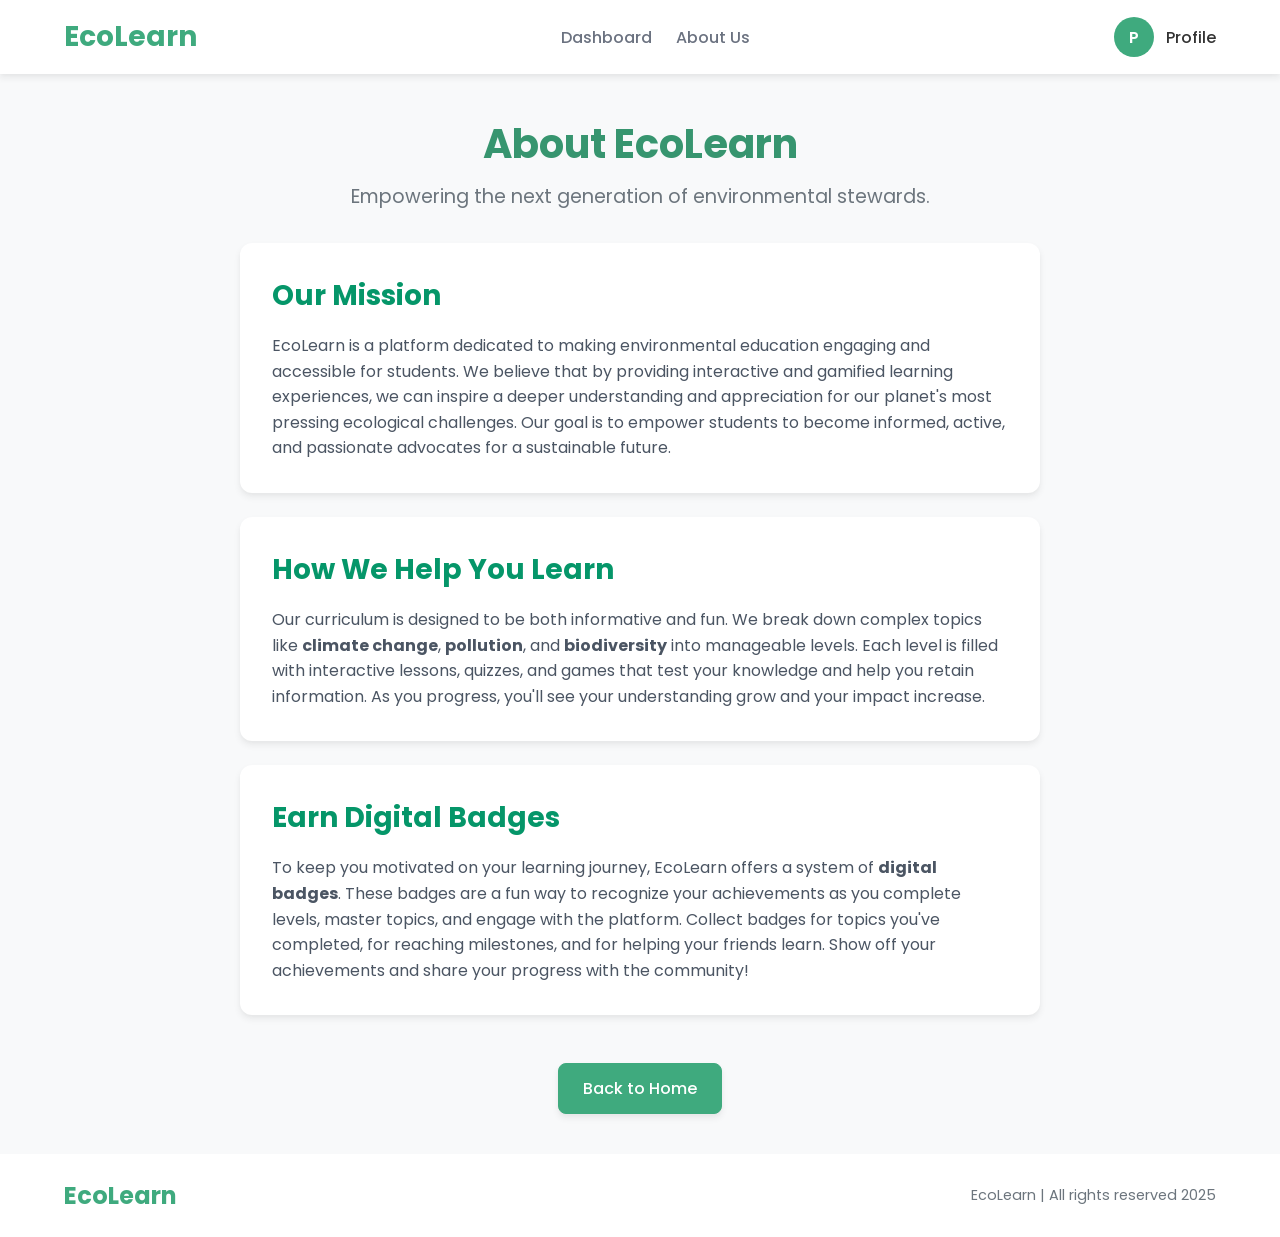
<file: about.html>
<!DOCTYPE html>
<html lang="en">
<head>
    <meta charset="UTF-8">
    <meta name="viewport" content="width=device-width, initial-scale=1.0">
    <title>EcoLearn | About Us</title>
    <!-- Google Fonts Poppins -->
    <link rel="preconnect" href="https://fonts.googleapis.com">
    <link rel="preconnect" href="https://fonts.gstatic.com" crossorigin>
    <link href="https://fonts.googleapis.com/css?family=Poppins:wght@400;500;600;700&display=swap" rel="stylesheet">
    <link rel="stylesheet" href="about.css">
</head>
<body>
    <!-- NAVBAR -->
    <header class="navbar">
        <div class="container nav-container">
            <a href="index.html" class="nav-logo">EcoLearn</a>
            <nav class="nav-links" id="navLinks">
                <a href="index.html" class="nav-item">Dashboard</a>
                <a href="about.html" class="nav-item">About Us</a>
            </nav>
            <div class="nav-right">
                <div class="nav-profile">
                    <div class="profile-icon">P</div>
                    <span>Profile</span>
                </div>
            </div>
        </div>
    </header>

    <!-- MAIN CONTENT -->
    <main class="main-section">
        <div class="about-container">
            <h1>About EcoLearn</h1>
            <p class="subtitle">Empowering the next generation of environmental stewards.</p>
            
            <div class="content-card">
                <h2>Our Mission</h2>
                <p>EcoLearn is a platform dedicated to making environmental education engaging and accessible for students. We believe that by providing interactive and gamified learning experiences, we can inspire a deeper understanding and appreciation for our planet's most pressing ecological challenges. Our goal is to empower students to become informed, active, and passionate advocates for a sustainable future.</p>
            </div>
            
            <div class="content-card">
                <h2>How We Help You Learn</h2>
                <p>Our curriculum is designed to be both informative and fun. We break down complex topics like <b>climate change</b>, <b>pollution</b>, and <b>biodiversity</b> into manageable levels. Each level is filled with interactive lessons, quizzes, and games that test your knowledge and help you retain information. As you progress, you'll see your understanding grow and your impact increase.</p>
            </div>
            
            <div class="content-card">
                <h2>Earn Digital Badges</h2>
                <p>To keep you motivated on your learning journey, EcoLearn offers a system of <b>digital badges</b>. These badges are a fun way to recognize your achievements as you complete levels, master topics, and engage with the platform. Collect badges for topics you've completed, for reaching milestones, and for helping your friends learn. Show off your achievements and share your progress with the community!</p>
            </div>
            
            <a href="index.html" class="btn btn-primary">Back to Home</a>
        </div>
    </main>

    <!-- FOOTER -->
    <footer class="footer">
        <div class="container footer-container">
            <div class="footer-logo">EcoLearn</div>
            <p class="footer-copyright">EcoLearn | All rights reserved 2025</p>
        </div>
    </footer>

</body>
</html>
</file>
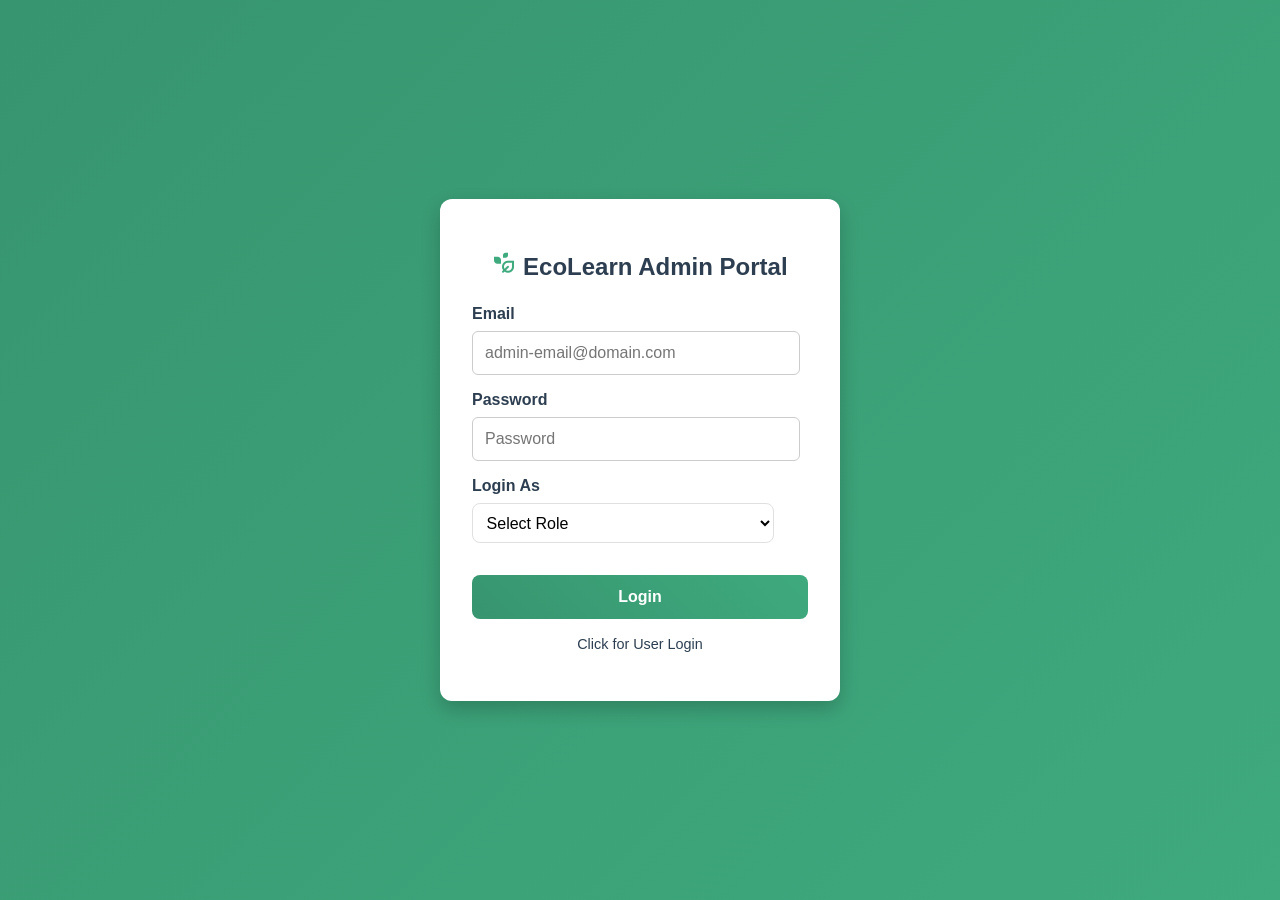
<file: adminLogin.html>
<!DOCTYPE html>
<html lang="en">

<head>
    <meta charset="UTF-8" />
    <meta name="viewport" content="width=device-width, initial-scale=1.0" />
    <title>EcoLearn Admin Login</title>
    <link rel="stylesheet" href="adminLogin.css" />
    <link rel="stylesheet"
        href="https://fonts.googleapis.com/css2?family=Material+Symbols+Outlined:opsz,wght,FILL,GRAD@20..48,100..700,0..1,-50..200&icon_names=temp_preferences_eco" />
</head>

<body>
    <div class="login-wrapper">
        <div class="login-card">
            <h2><span class="material-symbols-outlined">temp_preferences_eco</span> EcoLearn Admin Portal</h2>
            <form id="adminLoginForm">
                <div class="input-group">
                    <label for="email">Email</label>
                    <input type="email" id="email" placeholder="admin-email@domain.com" required />
                </div>
                <div class="input-group">
                    <label for="password">Password</label>
                    <input type="password" id="password" placeholder="Password" required />
                </div>
                <div class="input-group">
                    <label for="role">Login As</label>
                    <select id="role" required>
                        <option value="">Select Role</option>
                        <option value="admin">Admin</option>
                        <option value="faculty">Faculty</option>
                    </select>
                </div>
                <button type="submit">Login</button>
                <p id="errorMsg"></p>
                <p ><a href="login.html" id="UserLogin">Click for User Login</a></p>
            </form>
        </div>
    </div>
    <script src="adminLogin.js"></script>
</body>

</html>
</file>
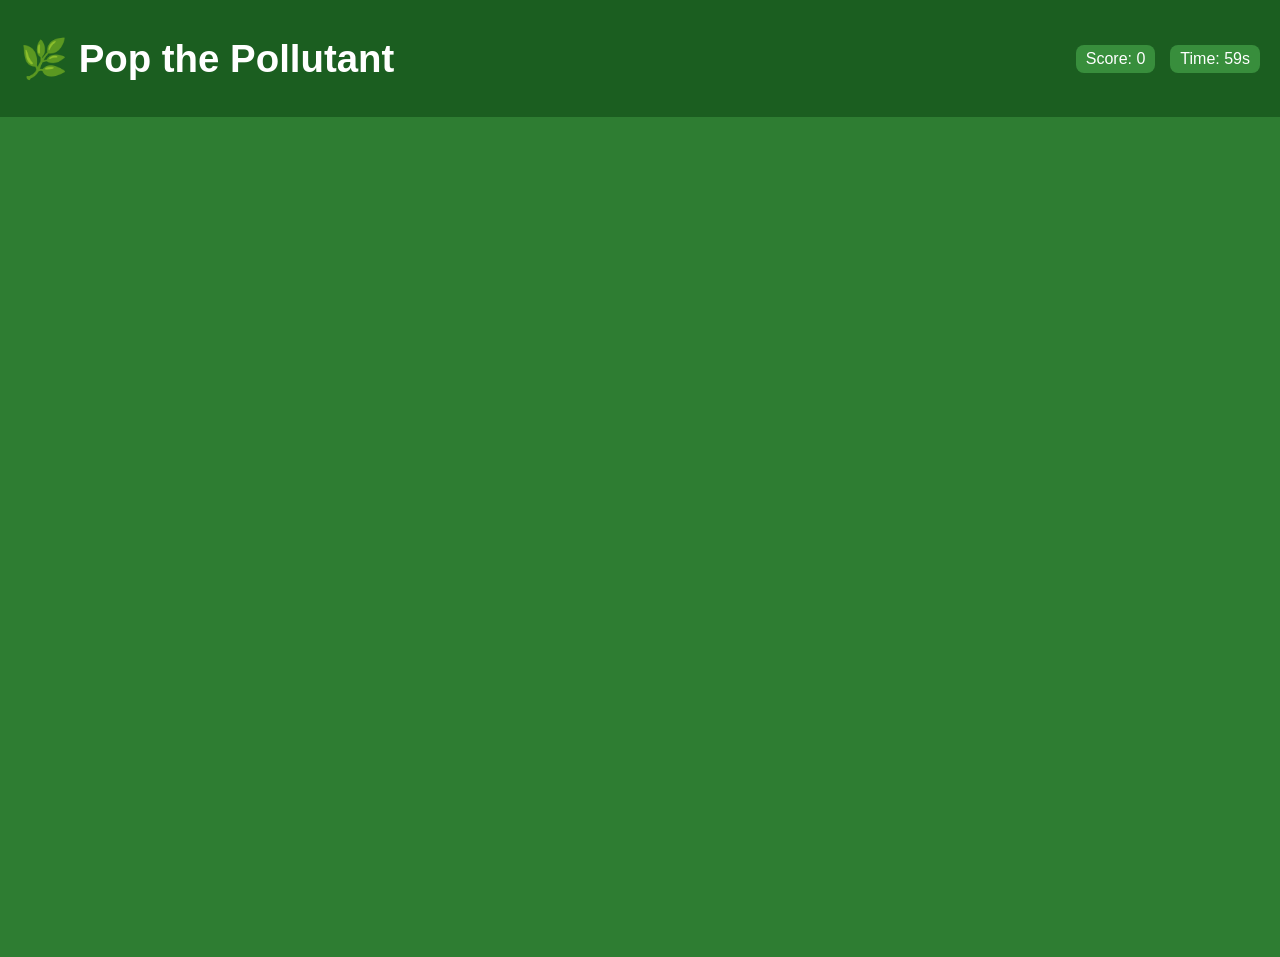
<file: Game1.html>
<!DOCTYPE html>
<html lang="en">
<head>
  <meta charset="UTF-8" />
  <meta name="viewport" content="width=device-width, initial-scale=1.0" />
  <title>Pop the Pollutant</title>
  <link rel="stylesheet" href="Game1.css" />
</head>
<body>
  <header>
    <h1>🌿 Pop the Pollutant</h1>
    <div class="status-bar">
      <div id="score">Score: 0</div>
      <div id="timer">Time: 60s</div>
    </div>
  </header>

  <main id="gameArea"></main>

  <script src="Game1.js"></script>
</body>
</html>
</file>
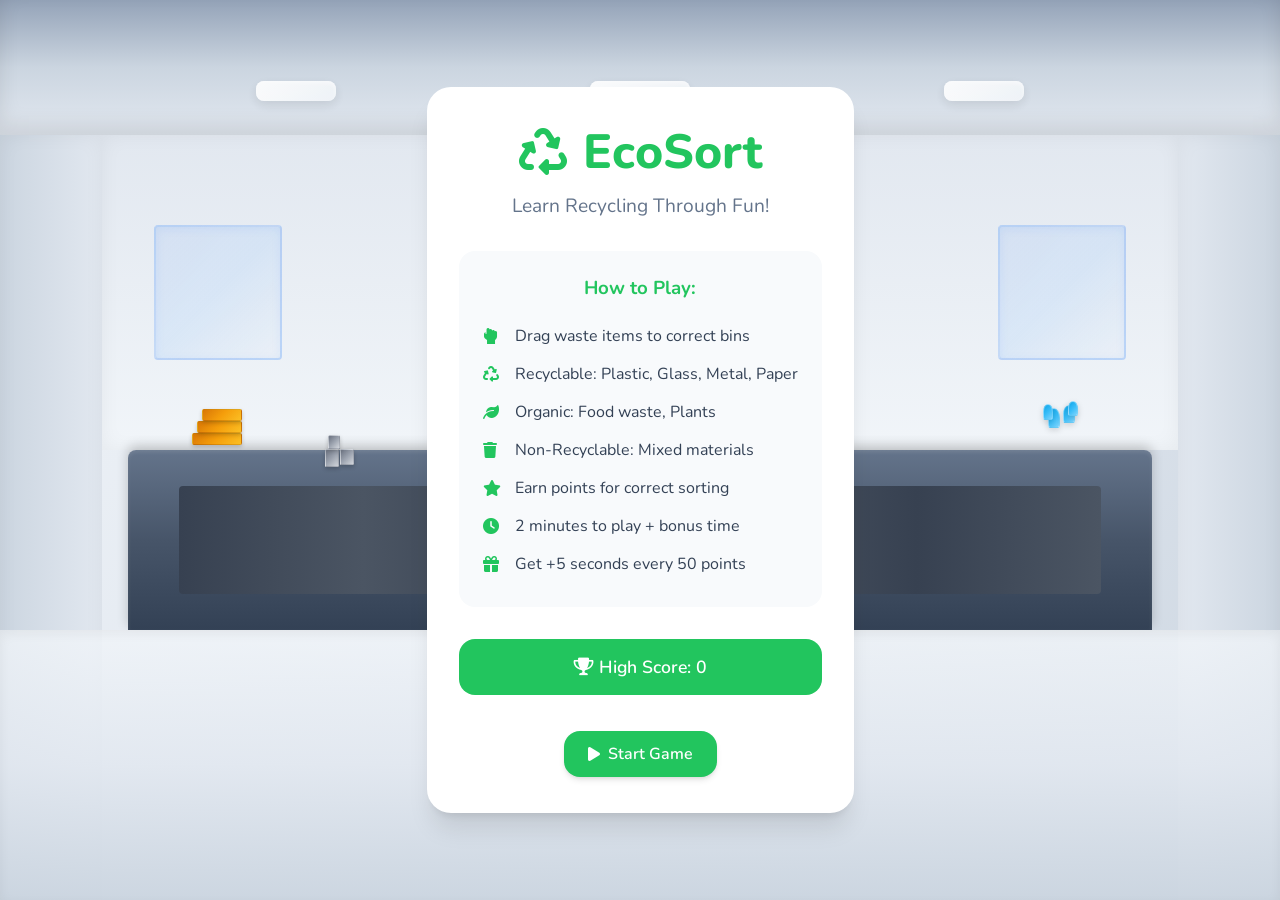
<file: Game2.html>
<!DOCTYPE html>
<html lang="en">
<head>
    <meta charset="UTF-8">
    <meta name="viewport" content="width=device-width, initial-scale=1.0">
    <title>EcoSort - Waste Recycling Game</title>
    <link rel="stylesheet" href="Game2.css">
    <link href="https://cdnjs.cloudflare.com/ajax/libs/font-awesome/6.0.0/css/all.min.css" rel="stylesheet">
    <link href="https://fonts.googleapis.com/css2?family=Nunito:wght@300;400;600;700;800&display=swap" rel="stylesheet">
</head>
<body>
    <!-- Recycling Facility Background -->
    <div class="facility-background">
        <!-- Facility Structure -->
        <div class="facility-ceiling">
            <div class="ceiling-light light-1"></div>
            <div class="ceiling-light light-2"></div>
            <div class="ceiling-light light-3"></div>
        </div>
        
        <div class="facility-wall wall-left"></div>
        <div class="facility-wall wall-right"></div>
        <div class="facility-wall wall-back"></div>
        
        <div class="facility-window window-left"></div>
        <div class="facility-window window-right"></div>
        
        <!-- Conveyor System -->
        <div class="conveyor-system">
            <div class="conveyor-belt"></div>
        </div>
        
        <!-- Material Stacks -->
        <div class="material-stack cardboard-stack">
            <div class="cardboard-box box-1"></div>
            <div class="cardboard-box box-2"></div>
            <div class="cardboard-box box-3"></div>
        </div>
        
        <div class="material-stack bottle-stack">
            <div class="plastic-bottle bottle-1"></div>
            <div class="plastic-bottle bottle-2"></div>
            <div class="plastic-bottle bottle-3"></div>
            <div class="plastic-bottle bottle-4"></div>
        </div>
        
        <div class="material-stack can-stack">
            <div class="metal-can can-1"></div>
            <div class="metal-can can-2"></div>
            <div class="metal-can can-3"></div>
        </div>
        
        <div class="facility-floor"></div>
    </div>

    <!-- Start Screen -->
    <div id="startScreen" class="screen active">
        <div class="screen-content">
            <h1 class="game-title">
                <i class="fas fa-recycle"></i>
                EcoSort
            </h1>
            <p class="game-subtitle">Learn Recycling Through Fun!</p>
            
            <div class="instructions">
                <h3>How to Play:</h3>
                <ul>
                    <li><i class="fas fa-hand-rock"></i> Drag waste items to correct bins</li>
                    <li><i class="fas fa-recycle"></i> Recyclable: Plastic, Glass, Metal, Paper</li>
                    <li><i class="fas fa-leaf"></i> Organic: Food waste, Plants</li>
                    <li><i class="fas fa-trash"></i> Non-Recyclable: Mixed materials</li>
                    <li><i class="fas fa-star"></i> Earn points for correct sorting</li>
                    <li><i class="fas fa-clock"></i> 2 minutes to play + bonus time</li>
                    <li><i class="fas fa-gift"></i> Get +5 seconds every 50 points</li>
                </ul>
            </div>

            <div class="high-score">
                <i class="fas fa-trophy"></i>
                High Score: <span id="displayHighScore">0</span>
            </div>

            <button id="startBtn" class="game-btn primary">
                <i class="fas fa-play"></i>
                Start Game
            </button>
        </div>
    </div>

    <!-- Game Screen -->
    <div id="gameScreen" class="screen">
        <div class="game-header">
            <div class="game-stats">
                <div class="stat">
                    <i class="fas fa-star"></i>
                    Score: <span id="score">0</span>
                </div>
                <div class="stat">
                    <i class="fas fa-layer-group"></i>
                    Level: <span id="level">1</span>
                </div>
                <div class="stat">
                    <i class="fas fa-clock"></i>
                    Time: <span id="timer">240</span>s
                </div>
                <div class="stat">
                    <i class="fas fa-heart"></i>
                    Lives: <span id="lives">8</span>
                </div>
            </div>
            
            <div class="game-controls">
                <button id="pauseBtn" class="game-btn secondary">
                    <i class="fas fa-pause"></i>
                </button>
            </div>
        </div>

        <div class="game-area">
            <!-- Falling Items Container -->
            <div id="fallingItems" class="falling-items"></div>

            <!-- Recycling Bins -->
            <div class="bins-container">
                <div class="bin recyclable-bin" data-type="recyclable">
                    <div class="bin-icon">
                        <i class="fas fa-recycle"></i>
                    </div>
                    <div class="bin-content">
                        <div class="bin-label">Recyclable</div>
                        <div class="bin-description">Plastic, Glass, Metal, Paper</div>
                    </div>
                </div>

                <div class="bin organic-bin" data-type="organic">
                    <div class="bin-icon">
                        <i class="fas fa-leaf"></i>
                    </div>
                    <div class="bin-content">
                        <div class="bin-label">Organic</div>
                        <div class="bin-description">Food, Plants</div>
                    </div>
                </div>

                <div class="bin trash-bin" data-type="trash">
                    <div class="bin-icon">
                        <i class="fas fa-trash"></i>
                    </div>
                    <div class="bin-content">
                        <div class="bin-label">Non-Recyclable</div>
                        <div class="bin-description">Mixed Materials</div>
                    </div>
                </div>
            </div>
        </div>
    </div>

    <!-- Pause Screen -->
    <div id="pauseScreen" class="screen overlay">
        <div class="screen-content">
            <h2>Game Paused</h2>
            <div class="pause-stats">
                <p>Current Score: <span id="pauseScore">0</span></p>
                <p>Current Level: <span id="pauseLevel">1</span></p>
            </div>
            
            <div class="pause-buttons">
                <button id="resumeBtn" class="game-btn primary">
                    <i class="fas fa-play"></i>
                    Resume
                </button>
                <button id="restartBtn" class="game-btn secondary">
                    <i class="fas fa-redo"></i>
                    Restart
                </button>
                <button id="quitBtn" class="game-btn danger">
                    <i class="fas fa-home"></i>
                    Main Menu
                </button>
            </div>
        </div>
    </div>

    <!-- Game Over Screen -->
    <div id="gameOverScreen" class="screen overlay">
        <div class="screen-content">
            <h2 class="game-over-title">Game Over!</h2>
            
            <div class="final-stats">
                <div class="stat-item">
                    <i class="fas fa-star"></i>
                    <span>Final Score:</span>
                    <span id="finalScore">0</span>
                </div>
                <div class="stat-item">
                    <i class="fas fa-layer-group"></i>
                    <span>Level Reached:</span>
                    <span id="finalLevel">1</span>
                </div>
                <div class="stat-item">
                    <i class="fas fa-trophy"></i>
                    <span>High Score:</span>
                    <span id="finalHighScore">0</span>
                </div>
            </div>

            <div class="achievement" id="newHighScore" style="display: none;">
                <i class="fas fa-trophy"></i>
                New High Score!
            </div>

            <div class="eco-tip">
                <h3><i class="fas fa-lightbulb"></i> Eco Tip:</h3>
                <p id="ecoTipText">Did you know that recycling one aluminum can saves enough energy to power a laptop for 11 hours?</p>
            </div>

            <div class="game-over-buttons">
                <button id="playAgainBtn" class="game-btn primary">
                    <i class="fas fa-redo"></i>
                    Play Again
                </button>
                <button id="mainMenuBtn" class="game-btn secondary">
                    <i class="fas fa-home"></i>
                    Main Menu
                </button>
            </div>
        </div>
    </div>

    <!-- Bonus Round Screen -->
    <div id="bonusScreen" class="screen overlay">
        <div class="screen-content">
            <h2 class="bonus-title">
                <i class="fas fa-star"></i>
                Bonus Round!
                <i class="fas fa-star"></i>
            </h2>
            <p class="bonus-description">
                Multiple items will fall simultaneously!<br>
                Sort them quickly for extra points!
            </p>
            <div class="bonus-countdown">
                <span id="bonusCountdown">3</span>
            </div>
        </div>
    </div>

    <!-- Floating Score Animation -->
    <div id="floatingScores"></div>

    <script src="Game2.js"></script>
</body>
</html>
</file>
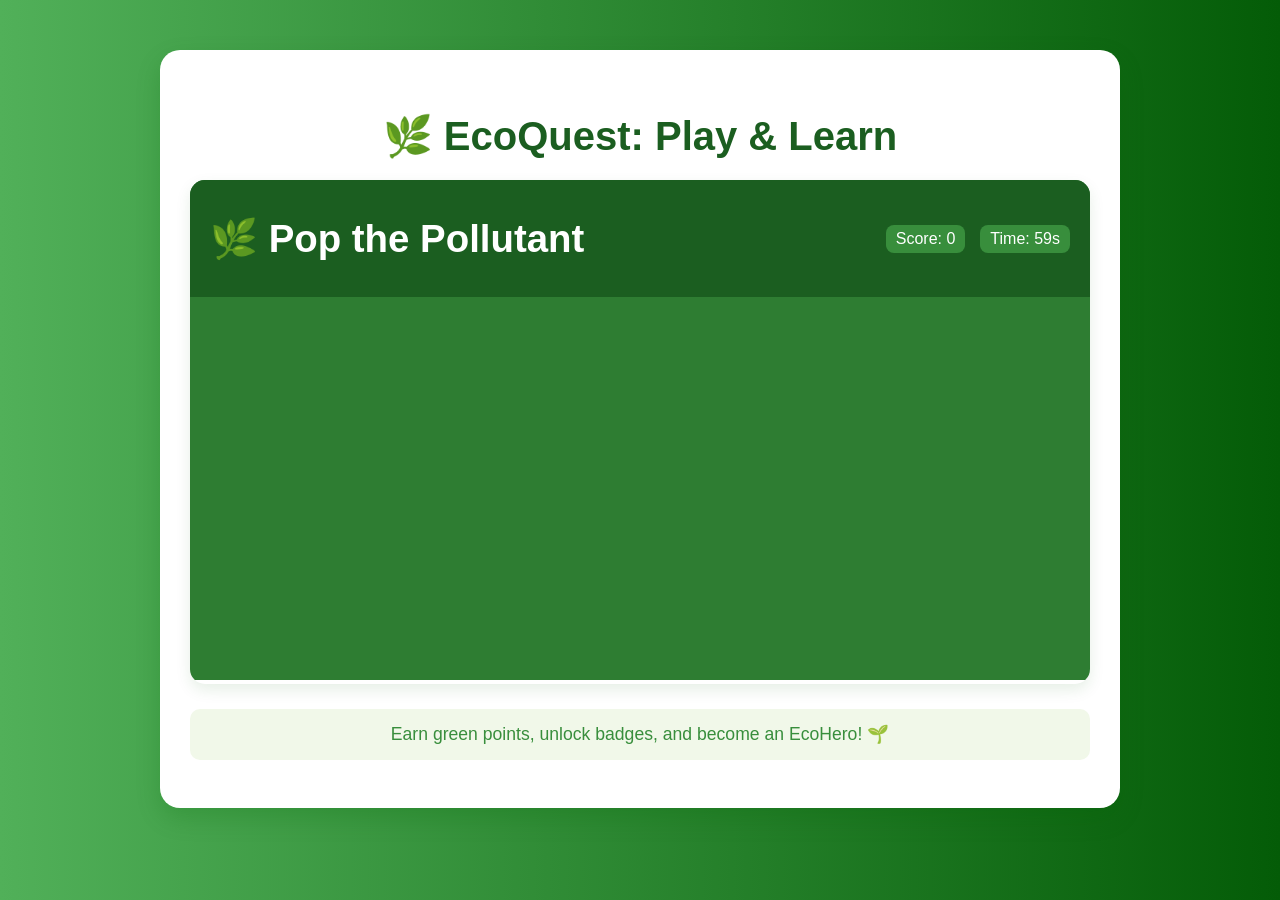
<file: Interface.html>
<!DOCTYPE html>
<html lang="en">
<head>
  <meta charset="UTF-8" />
  <meta name="viewport" content="width=device-width, initial-scale=1.0" />
  <title>EcoQuest: Play & Learn</title>
  <link rel="stylesheet" href="Interface.css" />
</head>
<body>
  <div class="eco-game-wrapper">
    <h2 class="eco-title">🌿 EcoQuest: Play & Learn</h2>
    <div class="eco-frame-container">
      <iframe src="Game1.html" id="ecoGameFrame"></iframe>
    </div>
    <p class="eco-note">
      Earn green points, unlock badges, and become an EcoHero! 🌱
    </p>
  </div>

  <script src="Interface.js"></script>
</body>
</html>
</file>
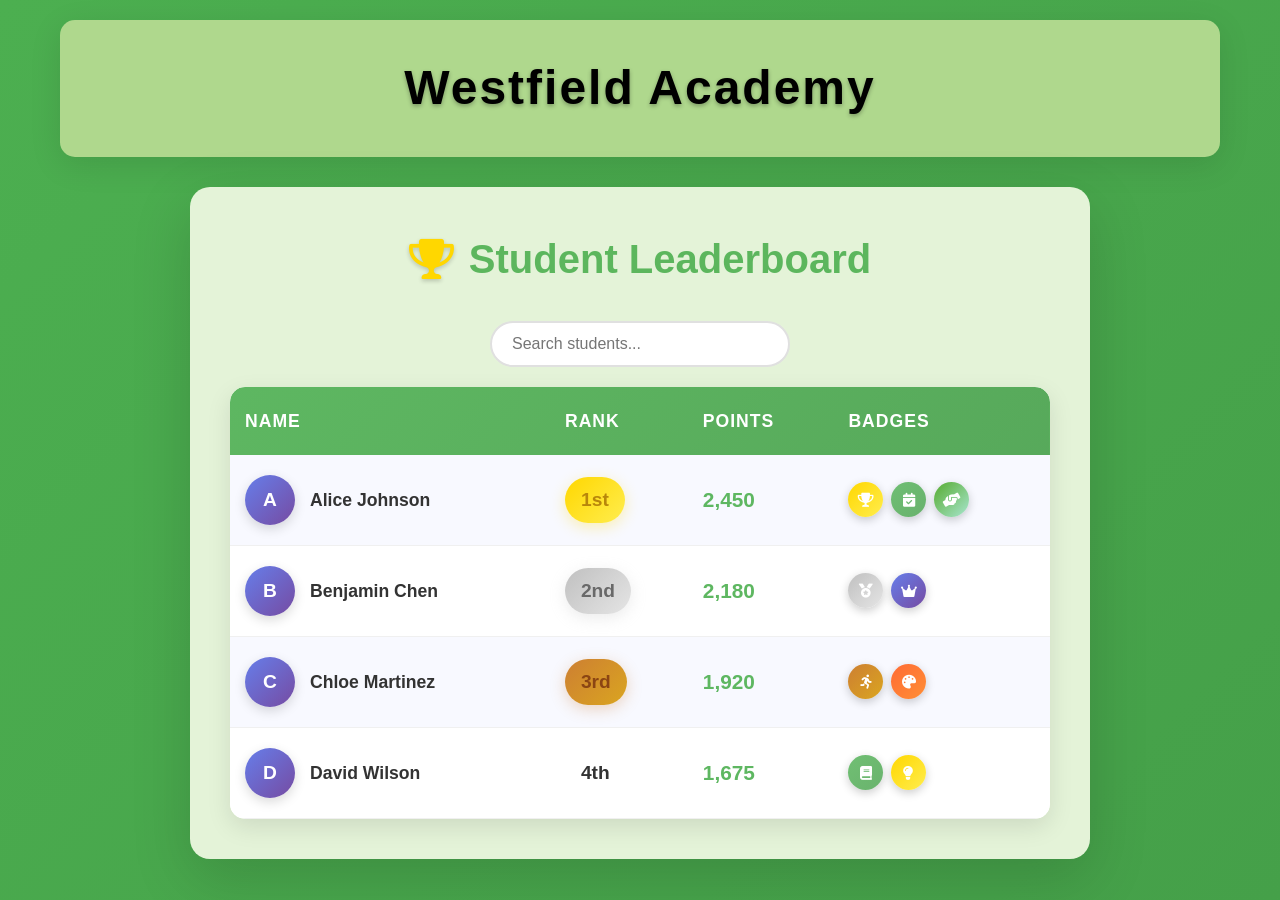
<file: leaderboard.html>
<!DOCTYPE html>
<html lang="en">
<head>
    <meta charset="UTF-8">
    <meta name="viewport" content="width=device-width, initial-scale=1.0">
    <title>Student Leaderboard</title>
    <link rel="stylesheet" href="leaderboard.css">
    <link href="https://cdnjs.cloudflare.com/ajax/libs/font-awesome/6.0.0/css/all.min.css" rel="stylesheet">
</head>
<body>
    <div class="container">
        <!-- Header Section -->
        <header class="header">
            <h1 class="school-name">Westfield Academy</h1>
        </header>

        <!-- Main Content -->
        <main class="main-content">
            <div class="leaderboard">
                <h2 class="leaderboard-title">
                    <i class="fas fa-trophy"></i>
                    Student Leaderboard
                </h2>
                
                <!-- Student Information Table -->
                <div class="table-container">
                    <table class="student-table">
                        <thead>
                            <tr>
                                <th>Name</th>
                                <th>Rank</th>
                                <th>Points</th>
                                <th>Badges</th>
                            </tr>
                        </thead>
                        <tbody id="studentTableBody">
                            <!-- Student data will be populated by JavaScript -->
                        </tbody>
                    </table>
                </div>
            </div>
        </main>
    </div>

    <script src="leaderboard.js"></script>
</body>
</html>
</file>
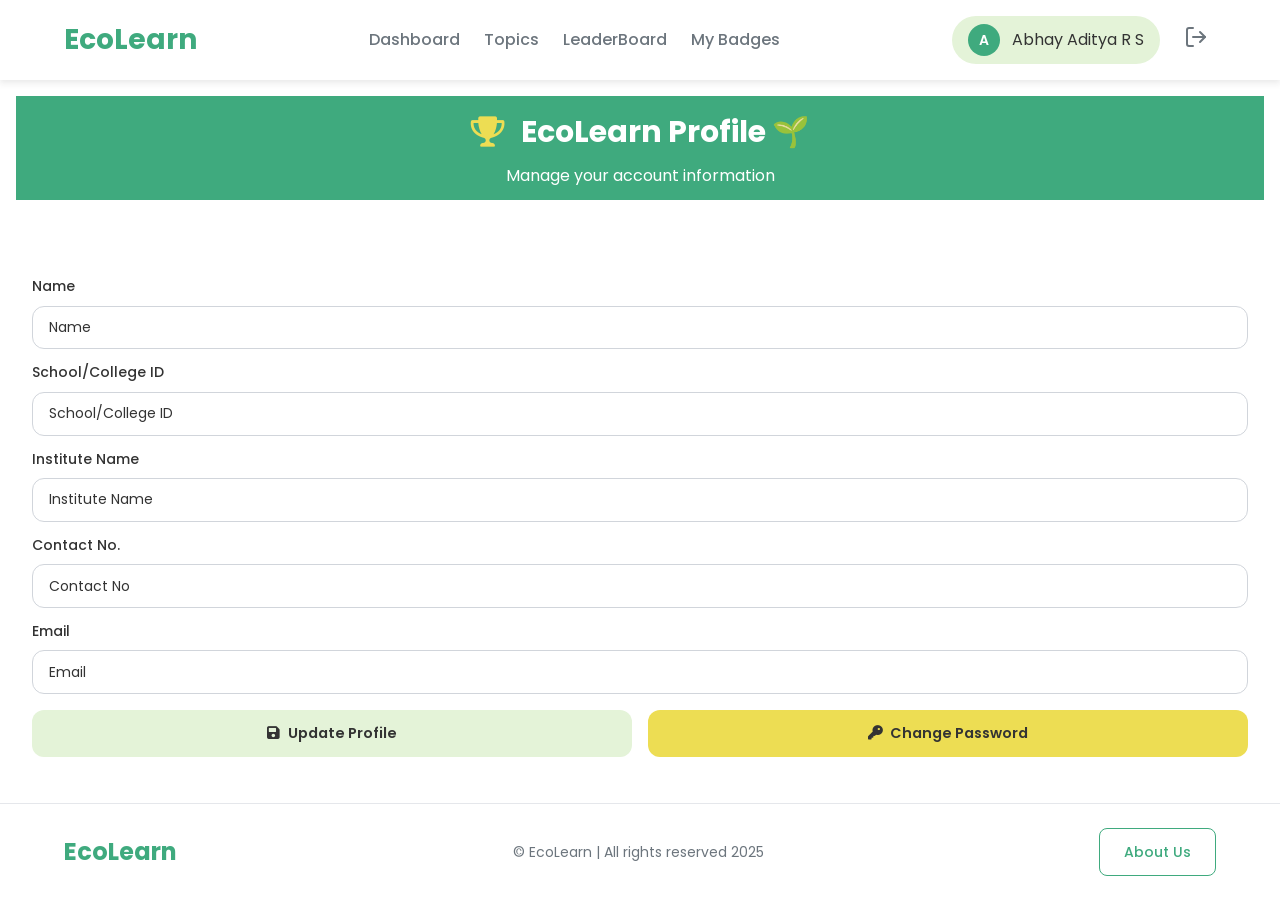
<file: profile.html>
<!DOCTYPE html>
<html lang="en">
<head>
    <meta charset="UTF-8">
    <meta name="viewport" content="width=device-width, initial-scale=1.0">
    <title>Profile | EcoLearn</title>
    <!-- Google Fonts Poppins -->
    <link rel="preconnect" href="https://fonts.googleapis.com">
    <link rel="preconnect" href="https://fonts.gstatic.com" crossorigin>
    <link href="https://fonts.googleapis.com/css2?family=Poppins:wght@300;400;500;600;700&display=swap" rel="stylesheet">
    <!-- Font Awesome for Icons -->
    <link rel="stylesheet" href="https://cdnjs.cloudflare.com/ajax/libs/font-awesome/6.0.0/css/all.min.css">
    <link rel="stylesheet" href="profile.css">
</head>
<body>
    <!-- NAVBAR -->
    <header class="navbar">
        <div class="container nav-container">
            <a href="../Trifecta2.0-underDev/index.html" class="nav-logo">EcoLearn</a>
            <nav class="nav-links" id="navLinks">
                <a href="../Trifecta2.0-underDev/index.html" class="nav-item">Dashboard</a>
                <div class="nav-item dropdown" id="topicsDropdown">
                    <span>Topics</span>
                    <ul class="dropdown-menu">
                        <li><a href="../Trifecta2.0-underDev/levels.html" data-topic="Climate Change">Climate Change</a></li>
                        <li><a href="../Trifecta2.0-underDev/levels.html" data-topic="Pollution">Pollution</a></li>
                        <li><a href="../Trifecta2.0-underDev/levels.html" data-topic="Deforestation">Deforestation</a></li>
                        <li><a href="../Trifecta2.0-underDev/levels.html" data-topic="Water Scarcity">Water Scarcity</a></li>
                        <li><a href="../Trifecta2.0-underDev/levels.html" data-topic="Biodiversity">Biodiversity</a></li>
                        <li><a href="../Trifecta2.0-underDev/levels.html" data-topic="Waste Management">Waste Management</a></li>
                    </ul>
                </div>
                <a href="../Trifecta2.0-underDev/leaderboard.html" class="nav-item">LeaderBoard</a>
                <a href="../Trifecta2.0-underDev/badges.html" class="nav-item">My Badges</a>
            </nav>
            <div class="nav-right">
                <div class="nav-profile active">
                    <div class="profile-icon">A</div>
                    <span id="profileName">Abhay Aditya R S</span>
                </div>
                <button id="logout-btn" title="Logout">
                    <svg xmlns="http://www.w3.org/2000/svg" width="24" height="24" viewBox="0 0 24 24" fill="none" stroke="currentColor" stroke-width="2" stroke-linecap="round" stroke-linejoin="round"><path d="M9 21H5a2 2 0 0 1-2-2V5a2 2 0 0 1 2-2h4"></path><polyline points="16 17 21 12 16 7"></polyline><line x1="21" y1="12" x2="9" y2="12"></line></svg>
                </button>
            </div>
        </div>
    </header>

    <!-- MAIN CONTENT -->
    <main class="main-section">
        <div class="profile-container">
            <!-- Profile Form -->
            <section class="profile-form-section">
                <div class="form-container">
                    <div class="form-header">
                        <h1>
                            <i class="fas fa-trophy" style="color: #EDDD53; margin-right: 0.5rem;"></i>
                            EcoLearn Profile 🌱
                        </h1>
                        <p>Manage your account information</p>
                    </div>

                    <form id="profileForm" class="profile-form">
                        <div class="form-group">
                            <label for="name">Name</label>
                            <input type="text" id="name" name="name" value="Name" required>
                        </div>

                        <div class="form-group">
                            <label for="schoolId">School/College ID</label>
                            <input type="text" id="schoolId" name="schoolId" value="School/College ID" required>
                        </div>

                        <div class="form-group">
                            <label for="institute">Institute Name</label>
                            <input type="text" id="institute" name="institute" value="Institute Name" required>
                        </div>

                        <div class="form-group">
                            <label for="contact">Contact No.</label>
                            <input type="tel" id="contact" name="contact" value="Contact No" required>
                        </div>

                        <div class="form-group">
                            <label for="email">Email</label>
                            <input type="email" id="email" name="email" value="Email" required>
                        </div>

                        <div class="form-actions">
                            <button type="submit" class="submit-btn">
                                <i class="fas fa-save"></i>
                                Update Profile
                            </button>
                            <button type="button" class="change-password-btn" onclick="showChangePassword()">
                                <i class="fas fa-key"></i>
                                Change Password
                            </button>
                        </div>
                    </form>
                </div>
            </section>

            <!-- Change Password Form (Hidden by default) -->
            <section class="password-form-section" id="passwordFormSection" style="display: none;">
                <div class="form-container">
                    <div class="form-header">
                        <h1>
                            <i class="fas fa-key" style="color: #EDDD53; margin-right: 0.5rem;"></i>
                            Change Password
                        </h1>
                        <p>Update your account password securely</p>
                    </div>

                    <form id="passwordForm" class="profile-form">
                        <div class="form-group">
                            <label for="currentPassword">Current Password</label>
                            <div class="password-input">
                                <input type="password" id="currentPassword" name="currentPassword" placeholder="Enter current password" required>
                                <button type="button" class="password-toggle" onclick="togglePassword('currentPassword')">
                                    <i class="fas fa-eye"></i>
                                </button>
                            </div>
                        </div>

                        <div class="form-group">
                            <label for="newPassword">New Password</label>
                            <div class="password-input">
                                <input type="password" id="newPassword" name="newPassword" placeholder="Enter new password" required>
                                <button type="button" class="password-toggle" onclick="togglePassword('newPassword')">
                                    <i class="fas fa-eye"></i>
                                </button>
                            </div>
                        </div>

                        <div class="form-group">
                            <label for="confirmPassword">Confirm New Password</label>
                            <div class="password-input">
                                <input type="password" id="confirmPassword" name="confirmPassword" placeholder="Confirm new password" required>
                                <button type="button" class="password-toggle" onclick="togglePassword('confirmPassword')">
                                    <i class="fas fa-eye"></i>
                                </button>
                            </div>
                        </div>

                        <div class="form-actions">
                            <button type="submit" class="submit-btn">
                                <i class="fas fa-key"></i>
                                Update Password
                            </button>
                            <button type="button" class="back-btn" onclick="showProfile()">
                                <i class="fas fa-arrow-left"></i>
                                Back to Profile
                            </button>
                        </div>
                    </form>
                </div>
            </section>
        </div>
    </main>

    <!-- FOOTER -->
    <footer class="footer">
        <div class="container footer-container">
            <div class="footer-logo">EcoLearn</div>
            <p class="footer-copyright">© EcoLearn | All rights reserved 2025</p>
            <a href="../Trifecta2.0-underDev/about.html" class="btn btn-secondary">About Us</a>
        </div>
    </footer>

    <script src="profile.js"></script>
</body>
</html>
</file>
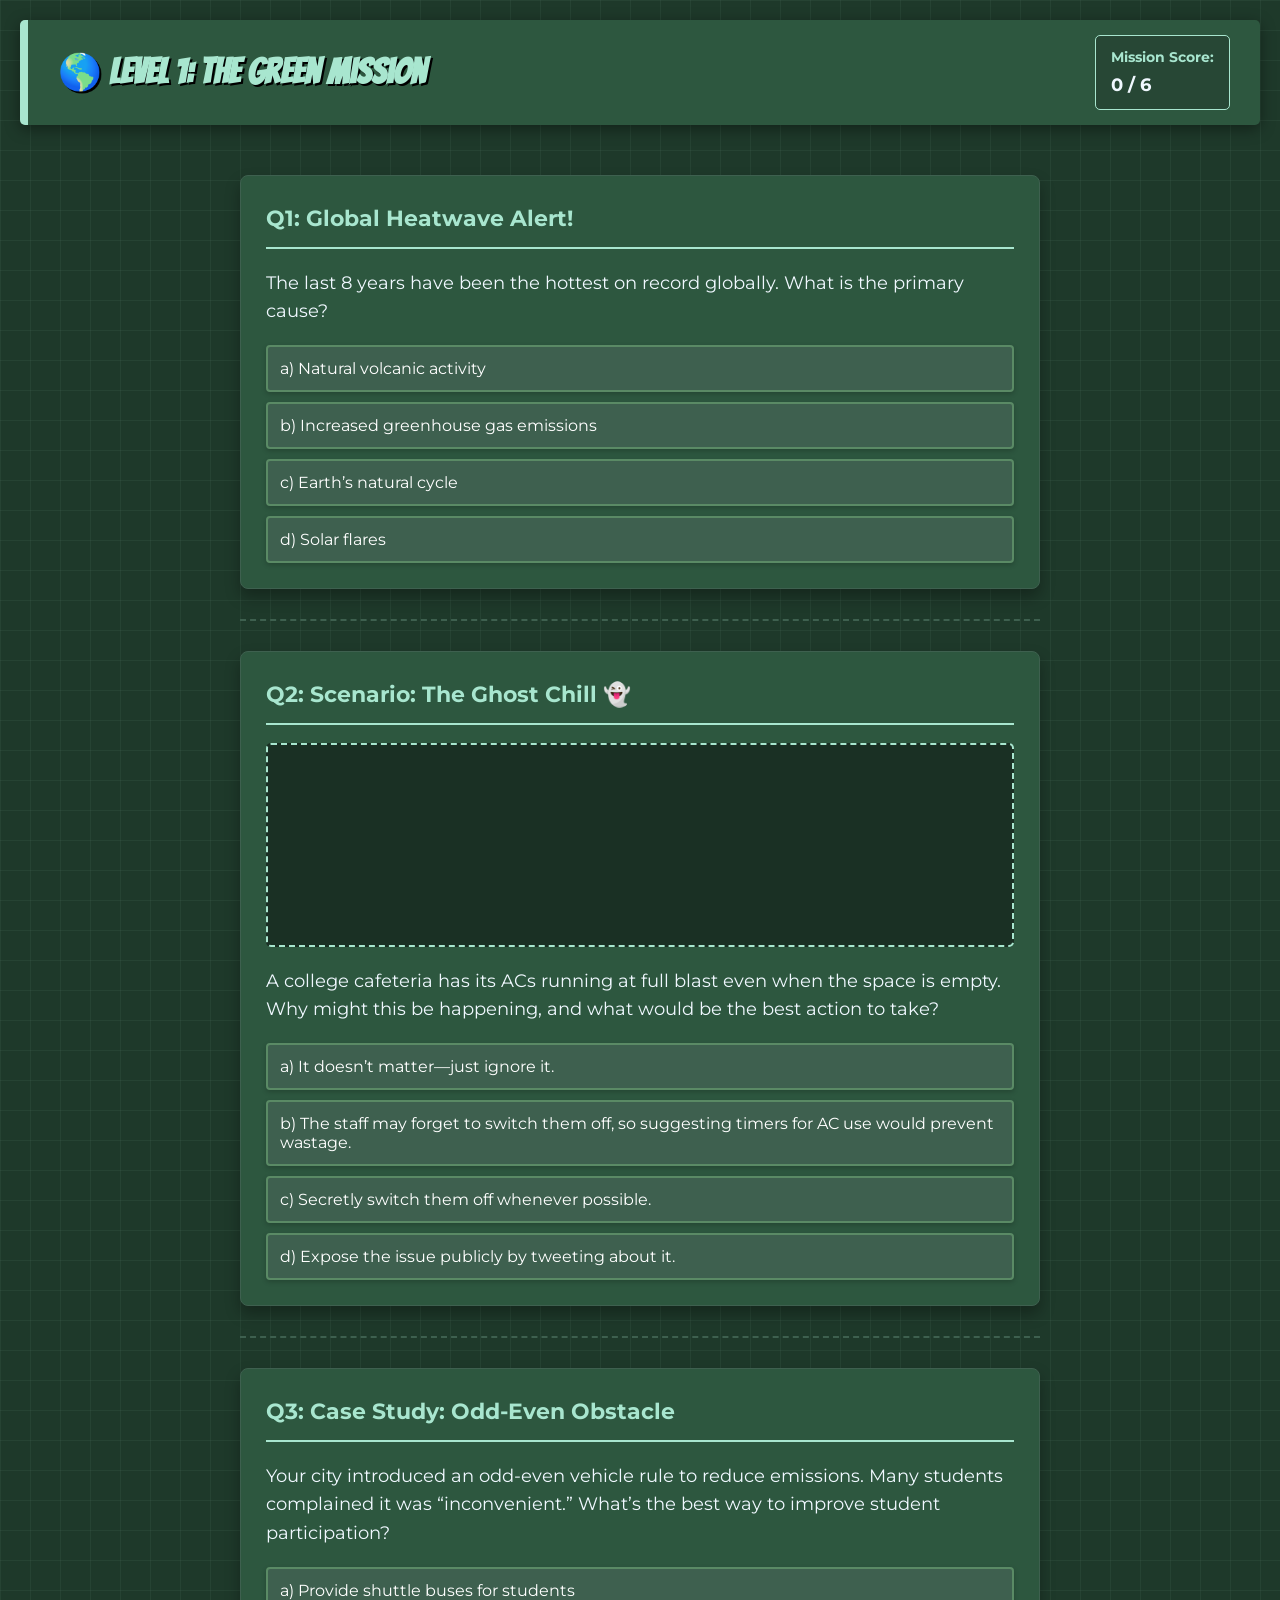
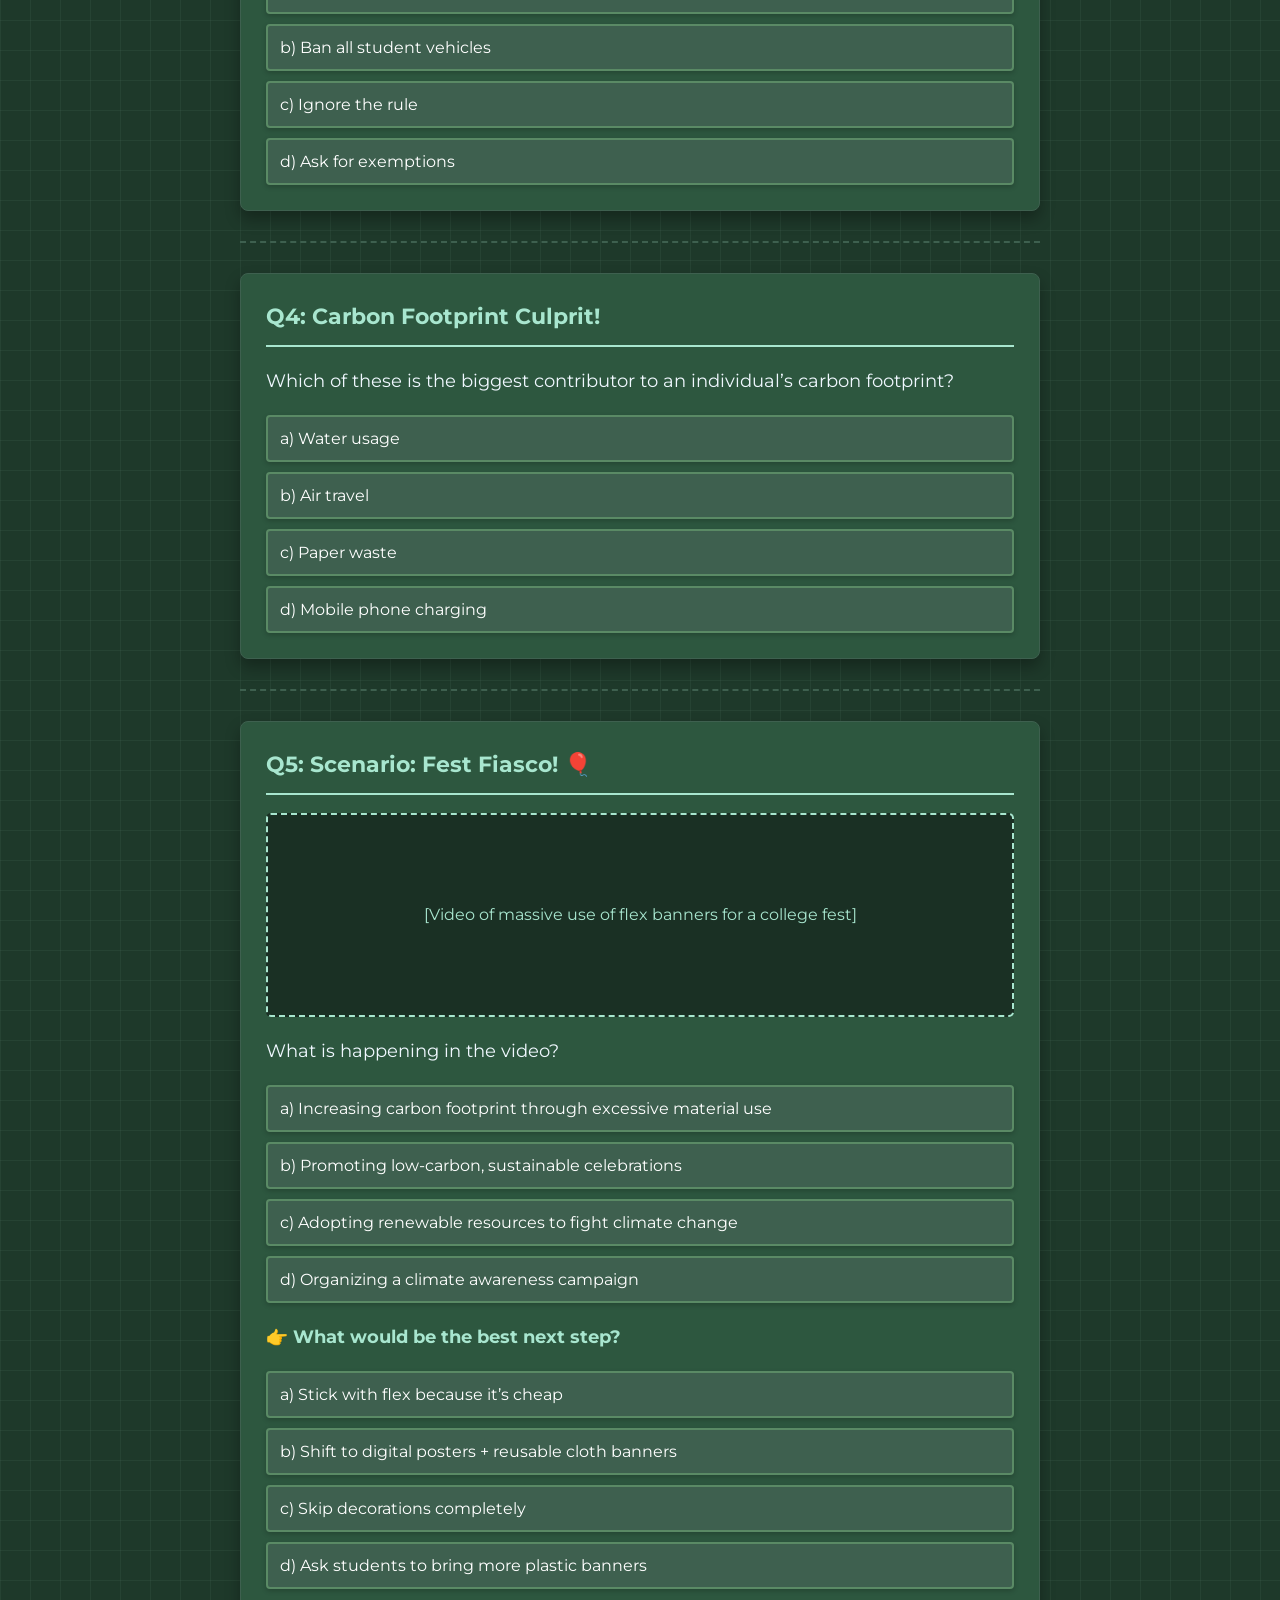
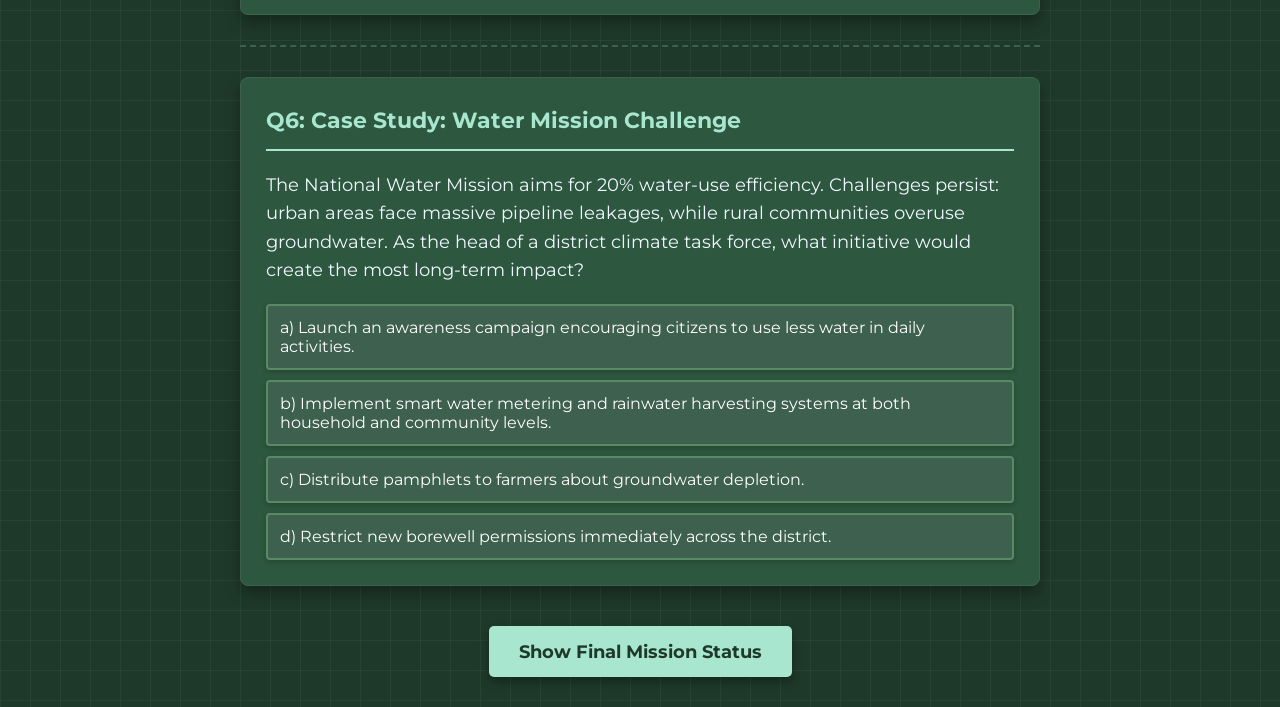
<file: quiz.html>
<!DOCTYPE html>
<html lang="en">
<head>
    <meta charset="UTF-8">
    <meta name="viewport" content="width=device-width, initial-scale=1.0">
    <title>Level 2: Climate Crusaders Mission</title>
    <link rel="stylesheet" href="quiz.css">
    <link href="https://fonts.googleapis.com/css2?family=Montserrat:wght@400;700&family=Bangers&display=swap" rel="stylesheet">
</head>
<body>

    <div class="header-container">
        <h1 class="game-title">🌎 Level 1: The Green Mission</h1>
        <div class="score-card">
            <span class="score-label">Mission Score:</span>
            <span id="score" class="score-value">0 / 6</span>
        </div>
    </div>

    <div class="content-container">

        <section class="question-module" id="q1">
            <h2 class="module-title quiz-title">Q1: Global Heatwave Alert!</h2>
            <p class="question-text">The last 8 years have been the hottest on record globally. What is the primary cause?</p>
            <div class="options-container">
                <button class="option" data-q="q1" data-correct="false">a) Natural volcanic activity</button>
                <button class="option" data-q="q1" data-correct="true">b) Increased greenhouse gas emissions</button>
                <button class="option" data-q="q1" data-correct="false">c) Earth’s natural cycle</button>
                <button class="option" data-q="q1" data-correct="false">d) Solar flares</button>
            </div>
            <div class="reasoning-box hidden">
                <p>💡 <b>Reasoning:</b> Greenhouse gases trap heat in the atmosphere, causing global temperatures to rise. Natural cycles or volcanic activity contribute minimally compared to human emissions.</p>
            </div>
        </section>
       
        <hr>

        <section class="question-module" id="q2">
            <h2 class="module-title scenario-title">Q2: Scenario: The Ghost Chill 👻</h2>
            <div class="image-placeholder"></div>
            <p class="question-text">A college cafeteria has its ACs running at full blast even when the space is empty. Why might this be happening, and what would be the best action to take?</p>
            <div class="options-container">
                <button class="option" data-q="q2" data-correct="false">a) It doesn’t matter—just ignore it.</button>
                <button class="option" data-q="q2" data-correct="true">b) The staff may forget to switch them off, so suggesting timers for AC use would prevent wastage.</button>
                <button class="option" data-q="q2" data-correct="false">c) Secretly switch them off whenever possible.</button>
                <button class="option" data-q="q2" data-correct="false">d) Expose the issue publicly by tweeting about it.</button>
            </div>
            <div class="reasoning-box hidden">
                <p>💡 <b>Reasoning:</b> Timers reduce unnecessary energy use while maintaining comfort. It’s a practical, scalable solution rather than ignoring or taking extreme measures.</p>
            </div>
        </section>

        <hr>
       
        <section class="question-module" id="q3">
            <h2 class="module-title case-study-title">Q3: Case Study: Odd-Even Obstacle</h2>
            <p class="question-text">Your city introduced an odd-even vehicle rule to reduce emissions. Many students complained it was “inconvenient.” What’s the best way to improve student participation?</p>
            <div class="options-container">
                <button class="option" data-q="q3" data-correct="true">a) Provide shuttle buses for students</button>
                <button class="option" data-q="q3" data-correct="false">b) Ban all student vehicles</button>
                <button class="option" data-q="q3" data-correct="false">c) Ignore the rule</button>
                <button class="option" data-q="q3" data-correct="false">d) Ask for exemptions</button>
            </div>
            <div class="reasoning-box hidden">
                <p>💡 <b>Reasoning:</b> Shuttle buses make the odd-even rule convenient, encouraging participation. Banning vehicles or exemptions would reduce compliance and effectiveness.</p>
            </div>
        </section>

        <hr>

        <section class="question-module" id="q4">
            <h2 class="module-title quiz-title">Q4: Carbon Footprint Culprit!</h2>
            <p class="question-text">Which of these is the biggest contributor to an individual’s carbon footprint?</p>
            <div class="options-container">
                <button class="option" data-q="q4" data-correct="false">a) Water usage</button>
                <button class="option" data-q="q4" data-correct="true">b) Air travel</button>
                <button class="option" data-q="q4" data-correct="false">c) Paper waste</button>
                <button class="option" data-q="q4" data-correct="false">d) Mobile phone charging</button>
            </div>
            <div class="reasoning-box hidden">
                <p>💡 <b>Reasoning:</b> Air travel emits large amounts of CO₂ per passenger, far more than daily water or electricity use. It’s the biggest contributor to an individual’s carbon footprint.</p>
            </div>
        </section>

        <hr>

        <section class="question-module" id="q5">
            <h2 class="module-title scenario-title">Q5: Scenario: Fest Fiasco! 🎈</h2>
            <div class="video-placeholder">[Video of massive use of flex banners for a college fest]</div>
           
            <p class="question-text">What is happening in the video?</p>
            <div class="options-container">
                <button class="option" data-q="q5a" data-correct="true">a) Increasing carbon footprint through excessive material use</button>
                <button class="option" data-q="q5a" data-correct="false">b) Promoting low-carbon, sustainable celebrations</button>
                <button class="option" data-q="q5a" data-correct="false">c) Adopting renewable resources to fight climate change</button>
                <button class="option" data-q="q5a" data-correct="false">d) Organizing a climate awareness campaign</button>
            </div>
           
            <p class="question-text follow-up-q">👉 What would be the best next step?</p>
            <div class="options-container">
                <button class="option" data-q="q5b" data-correct="false">a) Stick with flex because it’s cheap</button>
                <button class="option" data-q="q5b" data-correct="true">b) Shift to digital posters + reusable cloth banners</button>
                <button class="option" data-q="q5b" data-correct="false">c) Skip decorations completely</button>
                <button class="option" data-q="q5b" data-correct="false">d) Ask students to bring more plastic banners</button>
            </div>

            <div class="reasoning-box hidden">
                <p>💡 <b>Reasoning:</b> Shifting to digital and reusable cloth reduces single-use waste while keeping the fest visually appealing. It combines sustainability with practicality, unlike completely skipping decorations.</p>
            </div>
        </section>

        <hr>

        <section class="question-module" id="q6">
            <h2 class="module-title case-study-title">Q6: Case Study: Water Mission Challenge</h2>
            <p class="question-text">The National Water Mission aims for 20% water-use efficiency. Challenges persist: urban areas face massive pipeline leakages, while rural communities overuse groundwater. As the head of a district climate task force, what initiative would create the most long-term impact?</p>
            <div class="options-container">
                <button class="option" data-q="q6" data-correct="false">a) Launch an awareness campaign encouraging citizens to use less water in daily activities.</button>
                <button class="option" data-q="q6" data-correct="true">b) Implement smart water metering and rainwater harvesting systems at both household and community levels.</button>
                <button class="option" data-q="q6" data-correct="false">c) Distribute pamphlets to farmers about groundwater depletion.</button>
                <button class="option" data-q="q6" data-correct="false">d) Restrict new borewell permissions immediately across the district.</button>
            </div>
            <div class="reasoning-box hidden">
                <p>💡 <b>Reasoning:</b> This addresses both urban wastage (metering) and rural overuse/replenishment (rainwater harvesting) with practical, technology-driven solutions for long-term resilience.</p>
            </div>
        </section>
       
        <div class="mission-status-container">
             <button id="show-score-btn">Show Final Mission Status</button>
        </div>

    </div>


    <script src="quiz.js"></script>
</body>
</html>
</file>
<file: about.css>
/* 1. THEME & CONSTANT EFFECTS */
:root {
/* Green theme colors */
--primary-green: #3FAA7E;
--dark-green: #37956F;
--green-700: #047857;
--green-600: #059669;
--light-green-bg: #E7F5EF;
/* Grayscale colors */
--white: #FFFFFF;
--gray-50: #f9fafb;
--gray-100: #f3f4f6;
--gray-200: #e5e7eb;
--gray-400: #9ca3af;
--gray-500: #6b7280;
--gray-600: #4b5563;
--gray-700: #374151;
--gray-800: #1f2937;
--gray-bg: #F8F9FA;
--text-dark: #333333;
--text-light: #6c757d;
/* Shadow definitions */
--shadow-sm: 0 4px 6px 1px rgba(0, 0, 0, 0.05), 0 2px 4px -1px rgba(0, 0, 0, 0.04);
--shadow-md: 0 10px 15px 3px rgba(0, 0, 0, 0.1), 0 4px 6px 2px rgba(0, 0, 0, 0.05);
}

*{
box-sizing: border-box;
margin: 0;
padding: 0;
}

html, body {
height: 100%;
}

body {
font-family: 'Poppins', sans-serif;
background-color: var(--gray-bg);
color: var(--text-dark);
display: flex;
flex-direction: column;
min-height: 100vh;
}

a {
text-decoration: none;
color: inherit;
}

ul {
list-style: none;
}

button {
background: none;
border: none;
cursor: pointer;
}

.container {
width: 100%;
max-width: 1200px;
margin: 0 auto;
padding: 0 1.5rem;
}

/* NAVBAR */
.navbar {
background-color: var(--white);
box-shadow: var(--shadow-sm);
position: sticky;
top: 0;
z-index: 100;
padding: 1rem 0;
}

.nav-container {
display: flex;
justify-content: space-between;
align-items: center;
}

.nav-logo {
font-size: 1.75rem;
font-weight: 700;
color: var(--primary-green);
flex-shrink: 0;
}

.nav-links {
display: flex;
align-items: center;
gap: 1.5rem;
}

.nav-item {
font-weight: 500;
font-size: 1rem;
color: var(--gray-500);
position: relative;
padding: 0.5rem 0;
cursor: pointer;
transition: color 0.25s ease;
}

.nav-item:hover {
color: var(--primary-green);
}

.nav-profile {
display: flex;
align-items: center;
gap: 0.75rem;
font-weight: 500;
}

.profile-icon {
width: 40px;
height: 40px;
border-radius: 50%;
background-color: var(--primary-green);
display: flex;
align-items: center;
justify-content: center;
color: var(--white);
font-weight: 600;
}

/* MAIN CONTENT */
.main-section {
flex: 1;
display: flex;
justify-content: center;
padding: 2.5rem 1.5rem;
}

.about-container {
width: 100%;
max-width: 800px;
text-align: center;
}

.about-container h1 {
font-size: 2.5rem;
color: var(--dark-green);
margin-bottom: 0.5rem;
}

.about-container .subtitle {
font-size: 1.2rem;
color: var(--text-light);
margin-bottom: 2rem;
}

.content-card {
background: var(--white);
border-radius: 12px;
padding: 2rem;
margin-bottom: 1.5rem;
text-align: left;
box-shadow: var(--shadow-sm);
}

.content-card h2 {
font-size: 1.75rem;
color: var(--green-600);
margin-bottom: 1rem;
}

.content-card p {
font-size: 1rem;
line-height: 1.6;
color: var(--gray-600);
}

.btn {
display: inline-block;
padding: 0.6rem 1.2rem;
border-radius: 8px;
font-weight: 500;
cursor: pointer;
border: 1px solid transparent;
transition: all 0.2s ease-in-out;
}

.btn-primary {
background-color: var(--primary-green);
color: var(--white);
border-color: var(--primary-green);
padding: 0.75rem 1.5rem;
font-size: 1rem;
margin-top: 1.5rem;
box-shadow: var(--shadow-sm);
}

.btn-primary:hover {
background-color: var(--dark-green);
border-color: var(--dark-green);
transform: translateY(-2px);
box-shadow: var(--shadow-md);
}

/* FOOTER */
.footer {
background-color: var(--white);
border-top: 1px solid var(--border-color);
padding: 1.5rem 0;
margin-top: auto;
}

.footer-container {
display: flex;
justify-content: space-between;
align-items: center;
}

.footer-logo {
font-size: 1.5rem;
font-weight: 700;
color: var(--primary-green);
}

.footer-copyright {
color: var(--text-light);
font-size: 0.9rem;
}

@media (max-width: 768px) {
.about-container {
padding: 0 1rem;
}
.about-container h1 {
font-size: 2rem;
}
.about-container .subtitle {
font-size: 1rem;
}
.content-card {
padding: 1.5rem;
}
.content-card h2 {
font-size: 1.5rem;
}
.nav-profile span {
display: none;
}
.footer-container {
flex-direction: column;
gap: 0.5rem;
text-align: center;
}
}
</file>
<file: adminLogin.css>
body {
  margin: 0;
  font-family: 'Segoe UI', sans-serif;
  background: linear-gradient(135deg, #37956F, #3FAA7E); /* Dark green to primary green */
  color: #FFFFFF; /* Ensure text is readable */
  height: 100vh;
  display: flex;
  align-items: center;
  justify-content: center;
}

.login-wrapper {
  width: 100%;
  max-width: 400px;
  padding: 20px;
}

.login-card {
  background: #fff;
  padding: 2rem;
  border-radius: 12px;
  box-shadow: 0 8px 20px rgba(0,0,0,0.2);
  text-align: center;
}

.logo {
  width: 80px;
  margin-bottom: 1rem;
}

h2 {
  margin-bottom: 1.5rem;
  color: #2c3e50;
}

.input-group {
  margin-bottom: 1rem;
  text-align: left;
}

label {
  display: block;
  margin-bottom: 0.5rem;
  font-weight: 600;
  color: #2c3e50;
}

input, select {
  width: 90%;
  padding: 0.75rem;
  border: 1px solid #ccc;
  border-radius: 6px;
  font-size: 1rem;
}

button {
  width: 100%;
  padding: 0.75rem;
  background-color: #3498db;
  color: white;
  border: none;
  border-radius: 6px;
  font-size: 1rem;
  cursor: pointer;
  margin-top: 1rem;
}

button:hover {
  background-color: #2980b9;
}

button[type="submit"] {
  background: linear-gradient(45deg, #37956F, #3FAA7E); /* Dark green to primary green */
  color: #FFFFFF; /* White text for contrast */
  border: none;
  padding: 0.8rem 1.5rem;
  font-size: 1rem;
  font-weight: 600;
  border-radius: 8px;
  cursor: pointer;
  transition: transform 0.2s, box-shadow 0.2s;
}

button[type="submit"]:hover {
  transform: translateY(-2px);
  box-shadow: 0 5px 15px rgba(55, 149, 111, 0.3); /* Subtle shadow on hover */
}

#errorMsg {
  color: red;
  margin-top: 1rem;
}

.material-symbols-outlined {
  font-variation-settings:
  'FILL' 0,
  'wght' 400,
  'GRAD' 0,
  'opsz' 24
}

/* Increased size */
.material-symbols-outlined {
  font-size: 48px;
  color: var(--primary-green, #3FAA7E);
}

#UserLogin {
  text-align: center; /* Ensure text is centered */
  color: #2c3e50;
  font-weight: 500;
  font-size: 0.9rem;
  text-decoration: none;
}

#UserLogin:hover {
  color: rgb(7, 97, 66);
  font-weight: bold;
}

/* Style for the select dropdown */
#role {
  background: #FFFFFF; /* White background */
  border: 1px solid var(--border-color, #e0e0e0);
  border-radius: 8px;
  padding: 0.6rem;
  font-size: 1rem;
  font-family: 'Poppins', sans-serif;
  transition: border-color 0.3s, box-shadow 0.3s;
}

/* Hover effect for the select dropdown */
#role:hover {
  border-color: var(--primary-green, #3FAA7E); /* Green border on hover */
  box-shadow: 0 0 5px rgba(63, 170, 126, 0.5); /* Subtle green glow */
}

/* Style for the dropdown options */
#role option {
  background: #FFFFFF; /* White background for options */
  color: var(--text-dark, #333333); /* Dark text for readability */
  transition: background-color 0.3s ease, color 0.3s ease;
}

/* Hover effect for dropdown options */
#role option:hover {
  background: var(--primary-green, #3FAA7E); /* Green background on hover */
  color: #FFFFFF; /* White text on hover */
}
</file>
<file: Game1.css>
body {
  margin: 0;
  padding: 0;
  background-color: #2e7d32; /* Darker green for contrast */
  font-family: 'Segoe UI', sans-serif;
  overflow: hidden;
  color: white;
}

header {
  display: flex;
  justify-content: space-between;
  align-items: center;
  background-color: #1b5e20;
  padding: 10px 20px;
  font-size: 1.2rem;
}

.status-bar {
  display: flex;
  gap: 15px;
}

#score, #timer {
  background-color: #388e3c;
  padding: 5px 10px;
  border-radius: 8px;
  font-size: 1rem;
}

#gameArea {
  position: relative;
  width: 100%;
  height: calc(100vh - 60px);
  overflow: hidden;
}

.bubble {
  position: absolute;
  width: 120px;
  height: 120px;
  line-height: 120px;
  border-radius: 50%;
  background: radial-gradient(circle at 30% 30%, #ffffffaa, #81c784);
  color: #1b5e20;
  font-weight: bold;
  text-align: center;
  box-shadow: 0 0 15px rgba(255, 255, 255, 0.5);
  animation: floatUp 6s linear forwards;
  transition: transform 0.2s ease;
  cursor: pointer;
  user-select: none;
  font-size: 1rem;
}

.good {
  background: radial-gradient(circle at 30% 30%, #ffffffaa, #aed581);
  color: #2e7d32;
}

.bad {
  background: radial-gradient(circle at 30% 30%, #ffccbc, #e57373);
  color: #b71c1c;
}

@keyframes floatUp {
  from {
    bottom: -150px;
    opacity: 0;
  }
  to {
    bottom: 100%;
    opacity: 1;
  }
}

@keyframes pop {
  0% {
    transform: scale(1);
    opacity: 1;
  }
  100% {
    transform: scale(1.5);
    opacity: 0;
  }
}
</file>
<file: Game2.css>
/* CSS Custom Properties - Eco-Friendly Color Palette */
:root {
    /* Primary Colors */
    --eco-green: #22c55e;
    --eco-green-dark: #16a34a;
    --eco-green-light: #4ade80;
    --eco-blue: #0ea5e9;
    --eco-blue-dark: #0284c7;
    --eco-brown: #a3825e;
    --eco-brown-dark: #8b6f3e;
    
    /* Secondary Colors */
    --recyclable-color: #0ea5e9;
    --organic-color: #22c55e;
    --trash-color: #ef4444;
    
    /* Neutral Colors */
    --white: #ffffff;
    --light-gray: #f8fafc;
    --gray: #64748b;
    --dark-gray: #334155;
    --black: #0f172a;
    
    /* Gradients */
    --sky-gradient: linear-gradient(135deg, #87ceeb 0%, #98d8e8 100%);
    --earth-gradient: linear-gradient(135deg, #8fbc8f 0%, #90ee90 100%);
    --game-gradient: linear-gradient(135deg, #e6f3ff 0%, #f0f9ff 100%);
    
    /* Shadows */
    --shadow-sm: 0 1px 2px 0 rgb(0 0 0 / 0.05);
    --shadow-md: 0 4px 6px -1px rgb(0 0 0 / 0.1), 0 2px 4px -2px rgb(0 0 0 / 0.1);
    --shadow-lg: 0 10px 15px -3px rgb(0 0 0 / 0.1), 0 4px 6px -4px rgb(0 0 0 / 0.1);
    --shadow-xl: 0 20px 25px -5px rgb(0 0 0 / 0.1), 0 8px 10px -6px rgb(0 0 0 / 0.1);
    
    /* Transitions */
    --transition-fast: 0.15s ease;
    --transition-normal: 0.3s ease;
    --transition-slow: 0.5s ease;
    
    /* Border Radius */
    --radius-sm: 0.25rem;
    --radius-md: 0.5rem;
    --radius-lg: 1rem;
    --radius-xl: 1.5rem;
}

/* Base Styles */
* {
    margin: 0;
    padding: 0;
    box-sizing: border-box;
}

body {
    font-family: 'Nunito', sans-serif;
    background: linear-gradient(135deg, #f8fafc 0%, #e2e8f0 100%);
    overflow: hidden;
    height: 100vh;
    position: relative;
    user-select: none;
}

/* Recycling Facility Background */
.facility-background {
    position: fixed;
    top: 0;
    left: 0;
    width: 100%;
    height: 100%;
    pointer-events: none;
    z-index: -1;
    background: linear-gradient(135deg, #f1f5f9 0%, #e2e8f0 50%, #cbd5e0 100%);
}

/* Facility Ceiling */
.facility-ceiling {
    position: absolute;
    top: 0;
    left: 0;
    width: 100%;
    height: 15%;
    background: linear-gradient(180deg, 
        #94a3b8 0%, 
        #cbd5e0 50%, 
        #e2e8f0 100%);
    box-shadow: inset 0 -10px 20px rgba(0, 0, 0, 0.1);
}

/* Ceiling Lights */
.ceiling-light {
    position: absolute;
    top: 60%;
    background: linear-gradient(135deg, #ffffff 0%, #f1f5f9 100%);
    border-radius: 8px;
    box-shadow: 
        0 4px 12px rgba(0, 0, 0, 0.1),
        inset 0 2px 4px rgba(255, 255, 255, 0.8);
    opacity: 0.9;
}

.light-1 {
    left: 20%;
    width: 80px;
    height: 20px;
}

.light-2 {
    left: 50%;
    transform: translateX(-50%);
    width: 100px;
    height: 20px;
}

.light-3 {
    right: 20%;
    width: 80px;
    height: 20px;
}

/* Facility Walls */
.facility-wall {
    position: absolute;
    background: linear-gradient(90deg, 
        #e2e8f0 0%, 
        #f1f5f9 50%, 
        #e2e8f0 100%);
    box-shadow: inset 0 0 20px rgba(0, 0, 0, 0.05);
}

.wall-left {
    left: 0;
    top: 15%;
    width: 8%;
    height: 85%;
    background: linear-gradient(90deg, #cbd5e0 0%, #e2e8f0 100%);
}

.wall-right {
    right: 0;
    top: 15%;
    width: 8%;
    height: 85%;
    background: linear-gradient(270deg, #cbd5e0 0%, #e2e8f0 100%);
}

.wall-back {
    left: 8%;
    right: 8%;
    top: 15%;
    height: 35%;
    background: linear-gradient(180deg, #e2e8f0 0%, #f1f5f9 100%);
}

/* Facility Windows */
.facility-window {
    position: absolute;
    background: linear-gradient(135deg, 
        rgba(59, 130, 246, 0.1) 0%, 
        rgba(147, 197, 253, 0.2) 50%, 
        rgba(219, 234, 254, 0.1) 100%);
    border: 2px solid rgba(59, 130, 246, 0.2);
    border-radius: 4px;
    box-shadow: inset 0 2px 8px rgba(59, 130, 246, 0.1);
}

.window-left {
    left: 12%;
    top: 25%;
    width: 10%;
    height: 15%;
}

.window-right {
    right: 12%;
    top: 25%;
    width: 10%;
    height: 15%;
}

/* Conveyor System */
.conveyor-system {
    position: absolute;
    left: 10%;
    right: 10%;
    top: 50%;
    height: 20%;
    background: linear-gradient(180deg, 
        #64748b 0%, 
        #475569 50%, 
        #334155 100%);
    border-radius: 8px 8px 0 0;
    box-shadow: 
        0 -4px 12px rgba(0, 0, 0, 0.2),
        inset 0 2px 4px rgba(255, 255, 255, 0.1);
}

.conveyor-belt {
    position: absolute;
    top: 20%;
    left: 5%;
    right: 5%;
    height: 60%;
    background: linear-gradient(90deg, 
        #374151 0%, 
        #4b5563 20%, 
        #374151 40%, 
        #4b5563 60%, 
        #374151 80%, 
        #4b5563 100%);
    border-radius: 4px;
    animation: beltMove 3s linear infinite;
}

@keyframes beltMove {
    0% { background-position: 0 0; }
    100% { background-position: 40px 0; }
}

/* Recycling Material Stacks */
.material-stack {
    position: absolute;
    z-index: 1;
}

/* Cardboard Stack */
.cardboard-stack {
    left: 15%;
    top: 45%;
    width: 60px;
    height: 40px;
}

.cardboard-box {
    position: absolute;
    background: linear-gradient(135deg, #d97706 0%, #f59e0b 50%, #fbbf24 100%);
    border: 1px solid rgba(0, 0, 0, 0.1);
    border-radius: 2px;
    box-shadow: 0 2px 4px rgba(0, 0, 0, 0.2);
}

.box-1 { bottom: 0; left: 0; width: 50px; height: 12px; }
.box-2 { bottom: 12px; left: 5px; width: 45px; height: 12px; }
.box-3 { bottom: 24px; left: 10px; width: 40px; height: 12px; }

/* Plastic Bottles */
.bottle-stack {
    right: 15%;
    top: 42%;
    width: 50px;
    height: 50px;
}

.plastic-bottle {
    position: absolute;
    background: linear-gradient(135deg, #0ea5e9 0%, #38bdf8 50%, #7dd3fc 100%);
    border-radius: 50% 50% 20% 20%;
    box-shadow: 0 2px 6px rgba(0, 0, 0, 0.15);
    border: 1px solid rgba(255, 255, 255, 0.3);
}

.bottle-1 { bottom: 0; left: 10px; width: 12px; height: 20px; }
.bottle-2 { bottom: 5px; left: 25px; width: 12px; height: 18px; }
.bottle-3 { bottom: 8px; left: 5px; width: 10px; height: 16px; }
.bottle-4 { bottom: 12px; left: 30px; width: 10px; height: 15px; }

/* Metal Cans */
.can-stack {
    left: 25%;
    top: 48%;
    width: 40px;
    height: 35px;
}

.metal-can {
    position: absolute;
    background: linear-gradient(135deg, #6b7280 0%, #9ca3af 50%, #d1d5db 100%);
    border-radius: 2px 2px 0 0;
    box-shadow: 0 2px 4px rgba(0, 0, 0, 0.2);
    border: 1px solid rgba(255, 255, 255, 0.2);
}

.can-1 { bottom: 0; left: 5px; width: 14px; height: 18px; }
.can-2 { bottom: 2px; left: 20px; width: 14px; height: 16px; }
.can-3 { bottom: 18px; left: 8px; width: 12px; height: 14px; }

/* Facility Floor */
.facility-floor {
    position: absolute;
    bottom: 0;
    left: 0;
    width: 100%;
    height: 30%;
    background: linear-gradient(180deg, 
        rgba(241, 245, 249, 0.8) 0%, 
        rgba(226, 232, 240, 0.9) 50%, 
        rgba(203, 213, 224, 0.95) 100%);
    box-shadow: inset 0 4px 12px rgba(0, 0, 0, 0.05);
}

/* Background Elements */
/* Screen Management */
.screen {
    position: fixed;
    top: 0;
    left: 0;
    width: 100%;
    height: 100%;
    display: flex;
    align-items: center;
    justify-content: center;
    opacity: 0;
    visibility: hidden;
    transition: var(--transition-normal);
    z-index: 100;
}

.screen.active {
    opacity: 1;
    visibility: visible;
}

.screen.overlay {
    background: rgba(0, 0, 0, 0.7);
    backdrop-filter: blur(5px);
    z-index: 200;
}

.screen-content {
    background: var(--white);
    padding: 2rem;
    border-radius: var(--radius-xl);
    box-shadow: var(--shadow-xl);
    text-align: center;
    max-width: 90%;
    max-height: 90%;
    overflow-y: auto;
}

/* Start Screen */
.game-title {
    font-size: 3rem;
    font-weight: 800;
    color: var(--eco-green);
    margin-bottom: 0.5rem;
    display: flex;
    align-items: center;
    justify-content: center;
    gap: 1rem;
}

.game-title i {
    animation: spin 3s linear infinite;
}

.game-subtitle {
    font-size: 1.2rem;
    color: var(--gray);
    margin-bottom: 2rem;
}

.instructions {
    text-align: left;
    margin-bottom: 2rem;
    background: var(--light-gray);
    padding: 1.5rem;
    border-radius: var(--radius-lg);
}

.instructions h3 {
    color: var(--eco-green);
    margin-bottom: 1rem;
    text-align: center;
}

.instructions ul {
    list-style: none;
    appearance: 0.5rem;
}

.instructions li {
    display: flex;
    align-items: center;
    gap: 0.75rem;
    padding: 0.5rem 0;
    color: var(--dark-gray);
}

.instructions i {
    color: var(--eco-green);
    width: 20px;
}

.high-score {
    background: var(--eco-green);
    color: var(--white);
    padding: 1rem;
    border-radius: var(--radius-lg);
    margin-bottom: 2rem;
    font-weight: 600;
    font-size: 1.1rem;
}

/* Buttons */
.game-btn {
    display: inline-flex;
    align-items: center;
    gap: 0.5rem;
    padding: 0.75rem 1.5rem;
    border: none;
    border-radius: var(--radius-lg);
    font-family: inherit;
    font-weight: 600;
    font-size: 1rem;
    cursor: pointer;
    transition: var(--transition-normal);
    text-decoration: none;
    margin: 0.25rem;
}

.game-btn.primary {
    background: var(--eco-green);
    color: var(--white);
    box-shadow: var(--shadow-md);
}

.game-btn.primary:hover {
    background: var(--eco-green-dark);
    transform: translateY(-2px);
    box-shadow: var(--shadow-lg);
}

.game-btn.secondary {
    background: var(--eco-blue);
    color: var(--white);
    box-shadow: var(--shadow-md);
}

.game-btn.secondary:hover {
    background: var(--eco-blue-dark);
    transform: translateY(-2px);
    box-shadow: var(--shadow-lg);
}

.game-btn.danger {
    background: var(--trash-color);
    color: var(--white);
    box-shadow: var(--shadow-md);
}

.game-btn.danger:hover {
    background: #dc2626;
    transform: translateY(-2px);
    box-shadow: var(--shadow-lg);
}

/* Game Screen */
#gameScreen {
    flex-direction: column;
    align-items: stretch;
    justify-content: flex-start;
    padding: 1rem;
}

.game-header {
    display: flex;
    justify-content: space-between;
    align-items: center;
    background: var(--white);
    padding: 1rem;
    border-radius: var(--radius-lg);
    box-shadow: var(--shadow-md);
    margin-bottom: 1rem;
}

.game-stats {
    display: flex;
    gap: 2rem;
}

.stat {
    display: flex;
    align-items: center;
    gap: 0.5rem;
    font-weight: 600;
    color: var(--dark-gray);
}

.stat i {
    color: var(--eco-green);
}

.game-area {
    flex: 1;
    position: relative;
    background: rgba(255, 255, 255, 0.1);
    border-radius: var(--radius-lg);
    overflow: hidden;
    display: flex;
    flex-direction: column;
}

/* Falling Items Container */
.falling-items {
    position: relative;
    width: 100%;
    height: 70%;
    display: flex;
    flex-direction: column;
    align-items: center;
    justify-content: flex-start;
    padding: 2rem 1rem;
    box-sizing: border-box;
}

/* Play Area for Items */
.play-area {
    position: relative;
    width: 100%;
    max-width: 800px;
    height: 100%;
    display: grid;
    grid-template-columns: repeat(auto-fit, minmax(140px, 1fr));
    grid-gap: 1.5rem;
    align-content: start;
    justify-content: center;
    padding: 1rem;
    margin: 0 auto;
}

.waste-item {
    position: relative;
    width: 120px;
    height: 100px;
    border-radius: var(--radius-md);
    display: flex;
    align-items: center;
    justify-content: center;
    cursor: grab;
    transition: var(--transition-fast);
    box-shadow: var(--shadow-lg);
    z-index: 15;
    pointer-events: auto;
    margin: 0 auto;
    justify-self: center;
}

/* When item is being dragged, switch to absolute positioning */
.waste-item.dragging {
    position: fixed;
    cursor: grabbing;
    transform: scale(1.3);
    z-index: 1000;
}

/* When item is falling, use absolute positioning for animation */
.waste-item.falling {
    position: absolute;
    left: 50%;
    transform: translateX(-50%);
    z-index: 15;
}

.waste-item .item-content {
    display: flex;
    flex-direction: column;
    align-items: center;
    justify-content: center;
    text-align: center;
    width: 100%;
    height: 100%;
    padding: 0.25rem;
    pointer-events: none; /* Allow clicks to bubble up to parent */
}

.waste-item .item-emoji {
    font-size: 2.5rem;
    margin-bottom: 0.25rem;
    line-height: 1;
    pointer-events: none; /* Allow clicks to bubble up to parent */
}

.waste-item .item-name {
    font-size: 0.75rem;
    font-weight: 600;
    color: var(--white);
    text-shadow: 0 1px 2px rgba(0, 0, 0, 0.5);
    line-height: 1.1;
    overflow: hidden;
    text-overflow: ellipsis;
    max-width: 100%;
    pointer-events: none; /* Allow clicks to bubble up to parent */
}

.waste-item:hover {
    transform: scale(1.1);
}

.waste-item.falling:hover {
    transform: translateX(-50%) scale(1.1);
}

/* Waste Item Types */
.waste-item.plastic {
    background: linear-gradient(135deg, #8b5cf6 0%, #7c3aed 50%, #6d28d9 100%);
    color: var(--white);
    border: 2px solid rgba(255, 255, 255, 0.3);
    box-shadow: 0 4px 15px rgba(139, 92, 246, 0.4);
}

.waste-item.glass {
    background: linear-gradient(135deg, #06b6d4 0%, #0891b2 50%, #0e7490 100%);
    color: var(--white);
    border: 2px solid rgba(255, 255, 255, 0.3);
    box-shadow: 0 4px 15px rgba(6, 182, 212, 0.4);
}

.waste-item.metal {
    background: linear-gradient(135deg, #64748b 0%, #475569 50%, #334155 100%);
    color: var(--white);
    border: 2px solid rgba(255, 255, 255, 0.3);
    box-shadow: 0 4px 15px rgba(100, 116, 139, 0.4);
}

.waste-item.organic {
    background: linear-gradient(135deg, #84cc16 0%, #65a30d 50%, #4d7c0f 100%);
    color: var(--white);
    border: 2px solid rgba(255, 255, 255, 0.3);
    box-shadow: 0 4px 15px rgba(132, 204, 22, 0.4);
}

.waste-item.paper {
    background: linear-gradient(135deg, #f59e0b 0%, #d97706 50%, #b45309 100%);
    color: var(--white);
    border: 2px solid rgba(255, 255, 255, 0.3);
    box-shadow: 0 4px 15px rgba(245, 158, 11, 0.4);
}

.waste-item.trash {
    background: linear-gradient(135deg, #ec4899 0%, #db2777 50%, #be185d 100%);
    color: var(--white);
    border: 2px solid rgba(255, 255, 255, 0.3);
    box-shadow: 0 4px 15px rgba(236, 72, 153, 0.4);
}

/* Recycling Bins */
.bins-container {
    position: absolute;
    bottom: 0;
    left: 50%;
    transform: translateX(-50%);
    display: flex;
    justify-content: center;
    align-items: center;
    gap: 3rem;
    padding: 2.5rem;
    background: transparent;
    border-radius: var(--radius-xl) var(--radius-xl) 0 0;
    min-width: 90vw;
    height: 25vh;
    max-height: 250px;
    z-index: 10;
    pointer-events: auto;
}

.bin {
    width: 20vw;
    height: 20vh;
    min-width: 200px;
    min-height: 180px;
    max-width: 280px;
    max-height: 220px;
    border-radius: var(--radius-xl);
    display: flex;
    flex-direction: column;
    align-items: center;
    justify-content: center;
    text-align: center;
    transition: var(--transition-normal);
    box-shadow: var(--shadow-xl);
    border: 4px solid rgba(255, 255, 255, 0.2);
    cursor: pointer;
    backdrop-filter: blur(10px);
    position: relative;
    z-index: 11;
    pointer-events: auto;
}

.bin:hover {
    transform: translateY(-10px) scale(1.03);
    transition: all 0.4s cubic-bezier(0.175, 0.885, 0.32, 1.275);
}

.recyclable-bin:hover {
    box-shadow: 
        0 15px 45px rgba(30, 136, 229, 0.4),
        0 5px 15px rgba(30, 136, 229, 0.2),
        inset 0 1px 0 rgba(255, 255, 255, 0.3);
}

.organic-bin:hover {
    box-shadow: 
        0 15px 45px rgba(46, 125, 50, 0.4),
        0 5px 15px rgba(46, 125, 50, 0.2),
        inset 0 1px 0 rgba(255, 255, 255, 0.3);
}

.trash-bin:hover {
    box-shadow: 
        0 15px 45px rgba(211, 47, 47, 0.4),
        0 5px 15px rgba(211, 47, 47, 0.2),
        inset 0 1px 0 rgba(255, 255, 255, 0.3);
}

.bin.highlight {
    border-color: #fbbf24;
    box-shadow: 0 0 40px #fbbf24, 0 20px 40px rgba(251, 191, 36, 0.3);
    transform: scale(1.08) translateY(-5px);
    animation: pulse-glow 1s ease-in-out infinite alternate;
}

.recyclable-bin {
    background: linear-gradient(145deg, #1e88e5 0%, #1565c0 25%, #0d47a1 100%);
    color: var(--white);
    position: relative;
    border: 2px solid rgba(255, 255, 255, 0.15);
    box-shadow: 
        0 8px 32px rgba(30, 136, 229, 0.3),
        inset 0 1px 0 rgba(255, 255, 255, 0.2),
        inset 0 -1px 0 rgba(0, 0, 0, 0.1);
}

.recyclable-bin::after {
    content: '';
    position: absolute;
    top: 0;
    left: 0;
    right: 0;
    bottom: 0;
    background: linear-gradient(135deg, 
        rgba(255, 255, 255, 0.15) 0%, 
        rgba(255, 255, 255, 0.05) 50%, 
        rgba(0, 0, 0, 0.05) 100%);
    border-radius: var(--radius-xl);
    pointer-events: none;
}

.organic-bin {
    background: linear-gradient(145deg, #2e7d32 0%, #1b5e20 25%, #0d3f0f 100%);
    color: var(--white);
    position: relative;
    border: 2px solid rgba(255, 255, 255, 0.15);
    box-shadow: 
        0 8px 32px rgba(46, 125, 50, 0.3),
        inset 0 1px 0 rgba(255, 255, 255, 0.2),
        inset 0 -1px 0 rgba(0, 0, 0, 0.1);
}

.organic-bin::after {
    content: '';
    position: absolute;
    top: 0;
    left: 0;
    right: 0;
    bottom: 0;
    background: linear-gradient(135deg, 
        rgba(255, 255, 255, 0.15) 0%, 
        rgba(255, 255, 255, 0.05) 50%, 
        rgba(0, 0, 0, 0.05) 100%);
    border-radius: var(--radius-xl);
    pointer-events: none;
}

.trash-bin {
    background: linear-gradient(145deg, #d32f2f 0%, #b71c1c 25%, #7f0000 100%);
    color: var(--white);
    position: relative;
    border: 2px solid rgba(255, 255, 255, 0.15);
    box-shadow: 
        0 8px 32px rgba(211, 47, 47, 0.3),
        inset 0 1px 0 rgba(255, 255, 255, 0.2),
        inset 0 -1px 0 rgba(0, 0, 0, 0.1);
}

.trash-bin::after {
    content: '';
    position: absolute;
    top: 0;
    left: 0;
    right: 0;
    bottom: 0;
    background: linear-gradient(135deg, 
        rgba(255, 255, 255, 0.15) 0%, 
        rgba(255, 255, 255, 0.05) 50%, 
        rgba(0, 0, 0, 0.05) 100%);
    border-radius: var(--radius-xl);
    pointer-events: none;
}

.bin-icon {
    font-size: 4rem;
    margin-bottom: 1rem;
    filter: drop-shadow(0 6px 12px rgba(0, 0, 0, 0.4));
    position: relative;
    z-index: 3;
    text-shadow: 0 2px 8px rgba(0, 0, 0, 0.3);
    transition: all 0.3s ease;
}

.bin:hover .bin-icon {
    transform: scale(1.1);
    filter: drop-shadow(0 8px 16px rgba(0, 0, 0, 0.5));
}

.bin-label {
    font-weight: 700;
    font-size: 1.5rem;
    margin-bottom: 0.5rem;
    text-shadow: 
        0 2px 4px rgba(0, 0, 0, 0.4),
        0 1px 2px rgba(0, 0, 0, 0.2);
    position: relative;
    z-index: 3;
    letter-spacing: 0.5px;
}

.bin-description {
    font-size: 1rem;
    opacity: 0.95;
    line-height: 1.2;
    text-shadow: 
        0 1px 3px rgba(0, 0, 0, 0.3),
        0 1px 1px rgba(0, 0, 0, 0.2);
    font-weight: 500;
    position: relative;
    z-index: 3;
    letter-spacing: 0.3px;
}

.bin-content {
    display: flex;
    flex-direction: column;
    align-items: center;
    text-align: center;
    position: relative;
    z-index: 3;
    padding: 0.5rem;
}

/* Floating Scores */
#floatingScores {
    position: fixed;
    top: 0;
    left: 0;
    width: 100%;
    height: 100%;
    pointer-events: none;
    z-index: 1000;
}

.floating-score {
    position: absolute;
    font-size: 2.5rem;
    font-weight: 800;
    pointer-events: none;
    animation: floatUp 3s ease-out forwards;
    text-shadow: 2px 2px 4px rgba(0, 0, 0, 0.3);
    z-index: 9999;
}

.floating-score.positive {
    color: var(--eco-green);
}

.floating-score.negative {
    color: var(--trash-color);
}

/* Game Over and Pause Screens */
.game-over-title {
    color: var(--eco-green);
    margin-bottom: 2rem;
    font-size: 2.5rem;
}

.final-stats {
    background: var(--light-gray);
    padding: 1.5rem;
    border-radius: var(--radius-lg);
    margin-bottom: 2rem;
}

.stat-item {
    display: flex;
    justify-content: space-between;
    align-items: center;
    margin: 0.75rem 0;
    font-weight: 600;
    color: var(--dark-gray);
}

.stat-item i {
    color: var(--eco-green);
    margin-right: 0.5rem;
}

.achievement {
    background: linear-gradient(135deg, #fbbf24, #f59e0b);
    color: var(--white);
    padding: 1rem;
    border-radius: var(--radius-lg);
    margin: 1rem 0;
    font-weight: 700;
    animation: pulse 2s infinite;
}

.eco-tip {
    background: var(--eco-green);
    color: var(--white);
    padding: 1.5rem;
    border-radius: var(--radius-lg);
    margin: 2rem 0;
    text-align: left;
}

.eco-tip h3 {
    display: flex;
    align-items: center;
    gap: 0.5rem;
    margin-bottom: 1rem;
    text-align: center;
    justify-content: center;
}

.game-over-buttons {
    display: flex;
    gap: 1rem;
    flex-wrap: wrap;
    justify-content: center;
}

.pause-stats {
    margin: 2rem 0;
    font-size: 1.1rem;
}

.pause-stats p {
    margin: 0.5rem 0;
    color: var(--dark-gray);
}

.pause-buttons {
    display: flex;
    flex-direction: column;
    gap: 1rem;
    align-items: center;
}

/* Bonus Round */
.bonus-title {
    color: var(--eco-green);
    font-size: 2rem;
    margin-bottom: 1rem;
    display: flex;
    align-items: center;
    justify-content: center;
    gap: 1rem;
}

.bonus-title i {
    animation: bounce 1s infinite;
}

.bonus-description {
    font-size: 1.1rem;
    color: var(--gray);
    margin-bottom: 2rem;
    line-height: 1.6;
}

.bonus-countdown {
    font-size: 4rem;
    font-weight: 800;
    color: var(--eco-green);
    animation: pulse 1s infinite;
}

/* Animations */
@keyframes pulse-glow {
    0% {
        box-shadow: 0 0 40px #fbbf24, 0 20px 40px rgba(251, 191, 36, 0.3);
    }
    100% {
        box-shadow: 0 0 60px #fbbf24, 0 25px 50px rgba(251, 191, 36, 0.4);
    }
}

@keyframes spin {
    from { transform: rotate(0deg); }
    to { transform: rotate(360deg); }
}

@keyframes pulse {
    0%, 100% { transform: scale(1); }
    50% { transform: scale(1.05); }
}

@keyframes bounce {
    0%, 20%, 50%, 80%, 100% { transform: translateY(0); }
    40% { transform: translateY(-10px); }
    60% { transform: translateY(-5px); }
}

@keyframes floatUp {
    0% {
        opacity: 1;
        transform: translateY(0) scale(1);
    }
    50% {
        opacity: 1;
        transform: translateY(-50px) scale(1.2);
    }
    100% {
        opacity: 0;
        transform: translateY(-150px) scale(0.8);
    }
}

@keyframes fall {
    from {
        transform: translateY(-60px);
    }
    to {
        transform: translateY(calc(100vh - 280px));
    }
}

/* Responsive Design */
@media (max-width: 768px) {
    .game-title {
        font-size: 2rem;
        flex-direction: column;
        gap: 0.5rem;
    }
    
    .game-stats {
        flex-wrap: wrap;
        gap: 1rem;
    }
    
    /* Facility responsive adjustments */
    .light-1, .light-3 {
        width: 60px;
        height: 15px;
    }
    
    .light-2 {
        width: 80px;
        height: 15px;
    }
    
    .cardboard-stack, .bottle-stack, .can-stack {
        transform: scale(0.8);
    }
    
    .conveyor-system {
        left: 8%;
        right: 8%;
        height: 18%;
    }
    
    .bins-container {
        left: 50%;
        transform: translateX(-50%);
        flex-direction: row;
        align-items: center;
        gap: 2rem;
        padding: 1.5rem;
        min-width: 85vw;
        height: 22vh;
    }
    
    .bin {
        width: 18vw;
        height: 16vh;
        min-width: 160px;
        min-height: 140px;
        max-width: 220px;
        max-height: 180px;
    }
    
    .bin-icon {
        font-size: 3rem;
    }
    
    .bin-label {
        font-size: 1.2rem;
    }
    
    .bin-description {
        font-size: 0.9rem;
    }
    
    .falling-items {
        padding: 1rem 0.5rem;
    }
    
    .play-area {
        grid-template-columns: repeat(auto-fit, minmax(120px, 1fr));
        grid-gap: 1rem;
        padding: 0.5rem;
    }
    
    .waste-item {
        width: 100px;
        height: 85px;
    }
    
    .waste-item .item-emoji {
        font-size: 2rem;
    }
    
    .waste-item .item-name {
        font-size: 0.7rem;
    }
    
    .screen-content {
        padding: 1rem;
        margin: 1rem;
    }
    
    .instructions {
        padding: 1rem;
    }
}

@media (max-width: 480px) {
    .game-title {
        font-size: 1.5rem;
    }
    
    .game-stats {
        gap: 0.5rem;
    }
    
    .stat {
        font-size: 0.9rem;
    }
    
    /* Mobile facility adjustments */
    .facility-ceiling {
        height: 12%;
    }
    
    .ceiling-light {
        height: 15px;
    }
    
    .light-1, .light-3 {
        width: 50px;
    }
    
    .light-2 {
        width: 70px;
    }
    
    .cardboard-stack, .bottle-stack, .can-stack {
        transform: scale(0.6);
    }
    
    .conveyor-system {
        left: 5%;
        right: 5%;
        height: 15%;
        top: 55%;
    }
    
    .wall-left, .wall-right {
        width: 5%;
    }
    
    .window-left, .window-right {
        width: 8%;
        height: 12%;
    }
    
    .bins-container {
        left: 50%;
        transform: translateX(-50%);
        flex-direction: column;
        align-items: center;
        gap: 1rem;
        padding: 1rem;
        min-width: 95vw;
        height: 50vh;
    }
    
    .bin {
        width: 70vw;
        height: 12vh;
        min-width: 280px;
        min-height: 100px;
        max-width: 350px;
        max-height: 120px;
        flex-direction: row;
        justify-content: flex-start;
        padding: 0 1rem;
        text-align: left;
    }
    
    .bin-icon {
        font-size: 2.5rem;
        margin-right: 1rem;
        margin-bottom: 0;
    }
    
    .bin-content {
        display: flex;
        flex-direction: column;
        align-items: flex-start;
    }
    
    .bin-label {
        font-size: 1rem;
        margin-bottom: 0.25rem;
    }
    
    .bin-description {
        font-size: 0.8rem;
    }
    
    .floating-score {
        font-size: 2rem;
    }
    
    .falling-items {
        padding: 0.5rem;
        height: 60%;
    }
    
    .play-area {
        grid-template-columns: repeat(auto-fit, minmax(100px, 1fr));
        grid-gap: 0.75rem;
        padding: 0.25rem;
    }
    
    .waste-item {
        width: 85px;
        height: 75px;
    }
    
    .waste-item .item-emoji {
        font-size: 1.6rem;
    }
    
    .waste-item .item-name {
        font-size: 0.65rem;
    }
    
    .game-btn {
        padding: 0.5rem 1rem;
        font-size: 0.9rem;
    }
}
</file>
<file: Interface.css>
body {
  margin: 0;
  padding: 0;
  background: linear-gradient(90deg, #51b059, #045c07);
  font-family: 'Segoe UI', sans-serif;
  color: #2e7d32;
}

.eco-game-wrapper {
  max-width: 900px;
  margin: 50px auto;
  padding: 30px;
  background: #ffffff;
  border-radius: 20px;
  box-shadow: 0 10px 25px rgba(0, 100, 0, 0.2);
  text-align: center;
}

.eco-title {
  font-size: 2.5rem;
  margin-bottom: 20px;
  color: #1b5e20;
}

.eco-frame-container {
  position: relative;
  overflow: hidden;
  border-radius: 15px;
  box-shadow: 0 6px 15px rgba(0, 100, 0, 0.1);
}

.eco-frame-container iframe {
  width: 100%;
  height: 500px;
  border: none;
}

.eco-note {
  margin-top: 25px;
  font-size: 1.1rem;
  background-color: #f1f8e9;
  padding: 15px;
  border-radius: 10px;
  color: #388e3c;
}

@media (max-width: 600px) {
  .eco-title {
    font-size: 1.8rem;
  }

  .eco-frame-container iframe {
    height: 350px;
  }

  .eco-note {
    font-size: 1rem;
  }
}
</file>
<file: leaderboard.css>
/* Reset and base styles */
* {
    margin: 0;
    padding: 0;
    box-sizing: border-box;
}

body {
    font-family: 'Segoe UI', Tahoma, Geneva, Verdana, sans-serif;
    line-height: 1.6;
    background: linear-gradient(135deg, #4CAF50 0%, #45a049 100%);
    min-height: 100vh;
    color: #333;
}

.container {
    max-width: 1200px;
    margin: 0 auto;
    padding: 20px;
}

/* Header Section */
.header {
    background: #AFD88D;
    border-radius: 15px;
    padding: 30px;
    text-align: center;
    margin-bottom: 30px;
    box-shadow: 0 8px 32px rgba(0, 0, 0, 0.1);
}

.school-name {
    font-size: 3rem;
    font-weight: 700;
    color: black;
    text-shadow: 0 2px 4px rgba(0, 0, 0, 0.3);
    letter-spacing: 2px;
}

/* Main Content */
.main-content {
    display: flex;
    justify-content: center;
    align-items: flex-start;
}

.leaderboard {
    background: #E4F3D8;
    border-radius: 20px;
    padding: 40px;
    box-shadow: 0 20px 60px rgba(0, 0, 0, 0.15);
    width: 100%;
    max-width: 900px;
}

.leaderboard-title {
    text-align: center;
    font-size: 2.5rem;
    color: rgba(76, 175, 80, 0.9);
    margin-bottom: 30px;
    font-weight: 600;
    display: flex;
    align-items: center;
    justify-content: center;
    gap: 15px;
}

.leaderboard-title i {
    color: #ffd700;
    text-shadow: 0 2px 4px rgba(0, 0, 0, 0.2);
}

/* Table Styling */
.table-container {
    overflow-x: auto;
    border-radius: 15px;
    box-shadow: 0 8px 25px rgba(0, 0, 0, 0.1);
}

.student-table {
    width: 100%;
    border-collapse: collapse;
    background: white;
    border-radius: 15px;
    overflow: hidden;
}

.student-table thead {
    background: linear-gradient(135deg, rgba(76, 175, 80, 0.9), rgba(69, 160, 73, 0.9));
}

.student-table th {
    padding: 20px 15px;
    text-align: left;
    color: white;
    font-weight: 600;
    font-size: 1.1rem;
    text-transform: uppercase;
    letter-spacing: 1px;
}

.student-table tbody tr {
    transition: all 0.3s ease;
    border-bottom: 1px solid #f0f0f0;
}

.student-table tbody tr:nth-child(odd) {
    background-color: #f8f9ff;
}

.student-table tbody tr:nth-child(even) {
    background-color: #ffffff;
}

.student-table tbody tr:hover {
    background-color: rgba(200, 230, 201, 0.7);
    transform: translateY(-2px);
    box-shadow: 0 5px 15px rgba(0, 0, 0, 0.1);
}

.student-table td {
    padding: 20px 15px;
    vertical-align: middle;
}

/* Student Info */
.student-info {
    display: flex;
    align-items: center;
    gap: 15px;
}

.student-avatar {
    width: 50px;
    height: 50px;
    border-radius: 50%;
    background: linear-gradient(135deg, #667eea, #764ba2);
    display: flex;
    align-items: center;
    justify-content: center;
    color: white;
    font-weight: bold;
    font-size: 1.2rem;
    box-shadow: 0 4px 12px rgba(0, 0, 0, 0.15);
}

.student-name {
    font-size: 1.1rem;
    font-weight: 600;
    color: #333;
}

/* Rank Styling */
.rank {
    font-size: 1.2rem;
    font-weight: bold;
    padding: 8px 16px;
    border-radius: 25px;
    display: inline-block;
    min-width: 60px;
    text-align: center;
}

.rank-1 {
    background: linear-gradient(135deg, #ffd700, #ffed4e);
    color: #b8860b;
    box-shadow: 0 4px 15px rgba(255, 215, 0, 0.3);
}

.rank-2 {
    background: linear-gradient(135deg, #c0c0c0, #e5e5e5);
    color: #696969;
    box-shadow: 0 4px 15px rgba(192, 192, 192, 0.3);
}

.rank-3 {
    background: linear-gradient(135deg, #cd7f32, #daa520);
    color: #8b4513;
    box-shadow: 0 4px 15px rgba(205, 127, 50, 0.3);
}

/* Points */
.points {
    font-size: 1.3rem;
    font-weight: bold;
    color: rgba(76, 175, 80, 0.9);
}

/* Badges */
.badges {
    display: flex;
    gap: 8px;
    flex-wrap: wrap;
}

.badge {
    width: 35px;
    height: 35px;
    border-radius: 50%;
    display: flex;
    align-items: center;
    justify-content: center;
    color: white;
    font-size: 14px;
    cursor: pointer;
    transition: all 0.3s ease;
    box-shadow: 0 3px 10px rgba(0, 0, 0, 0.2);
}

.badge:hover {
    transform: scale(1.2);
}

.badge.gold {
    background: linear-gradient(135deg, #ffd700, #ffed4e);
}

.badge.silver {
    background: linear-gradient(135deg, #c0c0c0, #e5e5e5);
}

.badge.bronze {
    background: linear-gradient(135deg, #cd7f32, #daa520);
}

.badge.blue {
    background: linear-gradient(135deg, rgba(76, 175, 80, 0.8), rgba(69, 160, 73, 0.8));
}

.badge.green {
    background: linear-gradient(135deg, #56ab2f, #a8e6cf);
}

.badge.purple {
    background: linear-gradient(135deg, #667eea, #764ba2);
}

.badge.orange {
    background: linear-gradient(135deg, #ff6b35, #ff8e35);
}

/* Mobile Responsiveness */
@media (max-width: 768px) {
    .container {
        padding: 10px;
    }
    
    .school-name {
        font-size: 2rem;
    }
    
    .header {
        padding: 20px;
        margin-bottom: 20px;
    }
    
    .leaderboard {
        padding: 20px;
        border-radius: 15px;
    }
    
    .leaderboard-title {
        font-size: 1.8rem;
        margin-bottom: 20px;
    }
    
    .student-table th,
    .student-table td {
        padding: 12px 8px;
        font-size: 0.9rem;
    }
    
    .student-info {
        flex-direction: column;
        gap: 8px;
        text-align: center;
    }
    
    .student-avatar {
        width: 40px;
        height: 40px;
        font-size: 1rem;
    }
    
    .badges {
        justify-content: center;
    }
    
    .badge {
        width: 30px;
        height: 30px;
        font-size: 12px;
    }
}

@media (max-width: 480px) {
    .school-name {
        font-size: 1.5rem;
        letter-spacing: 1px;
    }
    
    .leaderboard {
        padding: 15px;
    }
    
    .student-table th,
    .student-table td {
        padding: 10px 5px;
        font-size: 0.8rem;
    }
    
    .table-container {
        font-size: 0.85rem;
    }
}

/* Loading Animation */
.loading {
    text-align: center;
    padding: 40px;
    color: #666;
    font-size: 1.1rem;
}

.loading::after {
    content: '';
    display: inline-block;
    width: 20px;
    height: 20px;
    border: 3px solid #f3f3f3;
    border-top: 3px solid rgba(76, 175, 80, 0.8);
    border-radius: 50%;
    margin-left: 10px;
    animation: spin 1s linear infinite;
}

@keyframes spin {
    0% { transform: rotate(0deg); }
    100% { transform: rotate(360deg); }
}
</file>
<file: profile.css>
/* Profile Page Styles - Following EcoLearn Design Pattern */

/* CSS Variables - Natural Green Theme as per user preferences */
:root {
    /* Green theme colors - matching user's preferences */
    --primary-green: #3FAA7E;
    --dark-green: #37956F;
    --light-green-bg: #E4F3D8;  /* User's preferred light green background */
    --accent-yellow: #EDDD53;   /* User's preferred yellow/gold accent */
    
    /* Additional colors matching the EcoLearn theme */
    --white: #FFFFFF;
    --gray-50: #f9fafb;
    --gray-100: #f3f4f6;
    --gray-200: #e5e7eb;
    --gray-300: #d1d5db;
    --gray-400: #9ca3af;
    --gray-500: #6b7280;
    --gray-600: #4b5563;
    --gray-700: #374151;
    --gray-800: #1f2937;
    --gray-bg: #F8F9FA;
    --text-dark: #333333;
    --text-light: #6c757d;
    
    /* Status colors */
    --success: #10b981;
    --warning: #f59e0b;
    --danger: #ef4444;
    --info: #3b82f6;
    
    /* Shadows - Clean and subtle */
    --shadow-sm: 0 4px 6px 1px rgba(0, 0, 0, 0.05), 0 2px 4px -1px rgba(0, 0, 0, 0.04);
    --shadow-md: 0 10px 15px 3px rgba(0, 0, 0, 0.1), 0 4px 6px 2px rgba(0, 0, 0, 0.05);
    --shadow-lg: 0 20px 25px -5px rgba(0, 0, 0, 0.1), 0 10px 10px -5px rgba(0, 0, 0, 0.04);
    
    /* Typography */
    --font-family: 'Poppins', sans-serif;
    
    /* Transitions - Fast results as per user preference */
    --transition-fast: 0.15s ease-in-out;
    --transition-normal: 0.3s ease-in-out;
}

/* Reset and Base Styles */
* {
    box-sizing: border-box;
    margin: 0;
    padding: 0;
}

html, body {
    height: 100%;
}

body {
    font-family: var(--font-family);
    background: linear-gradient(135deg, var(--primary-green) 0%, var(--dark-green) 100%);
    color: var(--text-dark);
    display: flex;
    flex-direction: column;
    min-height: 100vh;
    max-height: 100vh; /* Prevent page from growing beyond viewport */
    line-height: 1.6;
    margin: 0;
    padding: 0;
    overflow: hidden; /* Prevent body scroll */
}

a {
    text-decoration: none;
    color: inherit;
}

ul {
    list-style: none;
}

button {
    background: none;
    border: none;
    cursor: pointer;
    font-family: inherit;
}

.container {
    width: 100%;
    max-width: 1200px;
    margin: 0 auto;
    padding: 0 1.5rem;
}

/* NAVBAR - Matching existing design */
.navbar {
    background-color: var(--white);
    box-shadow: var(--shadow-sm);
    position: sticky;
    top: 0;
    z-index: 100;
    padding: 1rem 0;
}

.footer {
    background-color: var(--white);
    border-top: 1px solid var(--gray-200);
    padding: 1.5rem 0;
    margin-top: auto;
    flex-shrink: 0;
}

.nav-container {
    display: flex;
    justify-content: space-between;
    align-items: center;
}

.nav-logo {
    font-size: 1.75rem;
    font-weight: 700;
    color: var(--primary-green);
    flex-shrink: 0;
}

.nav-links {
    display: flex;
    align-items: center;
    gap: 1.5rem;
}

.nav-item {
    font-weight: 500;
    font-size: 1rem;
    color: var(--text-light);
    position: relative;
    padding: 0.5rem 0;
    cursor: pointer;
    transition: color var(--transition-fast);
}

.nav-item:hover {
    color: var(--primary-green);
}

.dropdown {
    position: relative;
}

.dropdown-menu {
    display: none;
    position: absolute;
    top: calc(100% + 10px);
    left: 0;
    background-color: var(--white);
    border-radius: 8px;
    box-shadow: var(--shadow-md);
    list-style: none;
    padding: 0.5rem 0;
    min-width: 160px;
    z-index: 200;
}

.dropdown:hover .dropdown-menu {
    display: block;
}

.dropdown-menu li a {
    display: block;
    padding: 0.5rem 1rem;
    color: var(--text-light);
    transition: color var(--transition-fast), background-color var(--transition-fast);
}

.dropdown-menu li a:hover {
    color: var(--primary-green);
    background-color: var(--light-green-bg);
}

.nav-right {
    display: flex;
    align-items: center;
    gap: 1rem;
}

.nav-profile {
    display: flex;
    align-items: center;
    gap: 0.75rem;
    padding: 0.5rem 1rem;
    border-radius: 25px;
    transition: background-color var(--transition-fast);
}

.nav-profile.active {
    background-color: var(--light-green-bg);
}

.profile-icon {
    width: 32px;
    height: 32px;
    background: var(--primary-green);
    border-radius: 50%;
    display: flex;
    align-items: center;
    justify-content: center;
    color: var(--white);
    font-weight: 600;
    font-size: 0.875rem;
}

#logout-btn {
    padding: 0.5rem;
    color: var(--text-light);
    border-radius: 6px;
    transition: color var(--transition-fast), background-color var(--transition-fast);
}

#logout-btn:hover {
    color: var(--primary-green);
    background-color: var(--light-green-bg);
}

/* MAIN CONTENT */
.main-section {
    flex: 1;
    padding: 0; /* Remove all padding to fit marked area */
    display: flex;
    align-items: stretch;
    justify-content: center;
    min-height: auto;
    max-height: calc(100vh - 140px); /* Adjust for navbar and footer */
    width: 100%;
    overflow: hidden;
}

.profile-container {
    width: 100%;
    max-width: 100%; /* Full width */
    margin: 0;
}

/* Form Container */
.form-container {
    background: var(--white);
    border-radius: 0;
    box-shadow: none;
    padding: 1rem; /* Minimal padding to fit marked area */
    transition: all var(--transition-normal);
    width: 100%;
    max-width: none;
    overflow: hidden;
    margin: 0;
    height: calc(100vh - 140px); /* Fill the marked area exactly */
    display: flex;
    flex-direction: column;
    justify-content: space-between;
}

.form-container:hover {
    transform: translateY(-2px);
    box-shadow: 0 25px 30px -5px rgba(0, 0, 0, 0.15);
}

/* Form Header */
.form-header {
    text-align: center;
    margin-bottom: 0.5rem; /* Minimal margin */
    padding: 0.75rem 1rem; /* Compact padding */
    background: #3faa7e; /* Primary green as requested */
    border-radius: 0;
    margin: 0 0 0.5rem 0;
    flex-shrink: 0;
}

.form-header h1 {
    font-size: 1.875rem;
    font-weight: 700;
    color: var(--white); /* White text for better contrast on green background */
    margin-bottom: 0.5rem;
    display: flex;
    align-items: center;
    justify-content: center;
    gap: 0.5rem;
}

.form-header p {
    color: var(--white); /* White text for better contrast */
    font-size: 1rem;
    line-height: 1.5;
}

/* Profile Form */
.profile-form {
    display: flex;
    flex-direction: column;
    gap: 0.75rem; /* Compact gap */
    max-width: none; /* Use full width */
    margin: 0;
    width: 100%;
    padding: 0 1rem; /* Minimal horizontal padding */
    flex: 1;
    justify-content: center;
}

.form-group {
    display: flex;
    flex-direction: column;
}

.form-group label {
    font-weight: 500;
    color: var(--text-dark);
    margin-bottom: 0.5rem;
    font-size: 0.875rem;
}

.form-group input {
    padding: 0.65rem 1rem; /* Compact padding */
    border: 1px solid var(--gray-300);
    border-radius: 0.75rem;
    font-size: 0.875rem;
    font-family: var(--font-family);
    color: var(--text-dark);
    background: var(--white);
    transition: all var(--transition-fast);
    outline: none;
}

.form-group input::placeholder {
    color: var(--gray-400);
}

.form-group input:focus {
    border-color: var(--primary-green);
    box-shadow: 0 0 0 3px rgba(63, 170, 126, 0.1);
    background: var(--gray-50);
}

.form-group input:hover {
    border-color: var(--gray-400);
}

/* Password Input with Toggle */
.password-input {
    position: relative;
}

.password-input input {
    padding-right: 3rem;
}

.password-toggle {
    position: absolute;
    right: 0.75rem;
    top: 50%;
    transform: translateY(-50%);
    background: none;
    border: none;
    color: var(--gray-500);
    cursor: pointer;
    padding: 0.25rem;
    border-radius: 0.25rem;
    transition: color var(--transition-fast);
}

.password-toggle:hover {
    color: var(--primary-green);
}

.password-toggle:focus {
    outline: none;
    color: var(--primary-green);
}

/* Form Actions */
.form-actions {
    display: flex;
    flex-direction: row;
    gap: 1rem;
    margin-top: 0.25rem; /* Minimal margin */
    flex-shrink: 0;
}

.submit-btn,
.change-password-btn,
.back-btn {
    border: none;
    border-radius: 0.75rem;
    padding: 0.8rem 1.2rem; /* Compact padding */
    font-size: 0.9rem; /* Slightly smaller font */
    font-weight: 600;
    font-family: var(--font-family);
    cursor: pointer;
    display: flex;
    align-items: center;
    justify-content: center;
    gap: 0.5rem;
    transition: all var(--transition-fast);
    flex: 1;
}

.submit-btn {
    background: #E4F3D8; /* Light green background as preferred */
    color: var(--text-dark); /* Dark text for better contrast */
}

.submit-btn:hover {
    background: #d4e7c5; /* Slightly darker light green on hover */
    transform: translateY(-1px);
    box-shadow: var(--shadow-md);
}

.change-password-btn {
    background: var(--accent-yellow);
    color: var(--text-dark);
}

.change-password-btn:hover {
    background: #d4c443;
    transform: translateY(-1px);
    box-shadow: var(--shadow-md);
}

.back-btn {
    background: var(--gray-200);
    color: var(--text-dark);
}

.back-btn:hover {
    background: var(--gray-300);
    transform: translateY(-1px);
}

.submit-btn:active,
.change-password-btn:active,
.back-btn:active {
    transform: translateY(0);
}

.submit-btn:focus,
.change-password-btn:focus,
.back-btn:focus {
    outline: none;
    box-shadow: 0 0 0 3px rgba(63, 170, 126, 0.2);
}

/* Section Switching */
.profile-form-section,
.password-form-section {
    animation: fadeIn 0.3s ease-out;
}

@keyframes fadeIn {
    from {
        opacity: 0;
        transform: translateY(10px);
    }
    to {
        opacity: 1;
        transform: translateY(0);
    }
}

/* Loading State */
.submit-btn.loading,
.change-password-btn.loading {
    opacity: 0.8;
    cursor: not-allowed;
    pointer-events: none;
}

.submit-btn.loading::after,
.change-password-btn.loading::after {
    content: '';
    width: 16px;
    height: 16px;
    border: 2px solid transparent;
    border-top: 2px solid var(--white);
    border-radius: 50%;
    animation: spin 1s linear infinite;
    margin-left: 0.5rem;
}

@keyframes spin {
    0% { transform: rotate(0deg); }
    100% { transform: rotate(360deg); }
}

/* Success/Error States */
.form-group.success input {
    border-color: #10b981;
    background: #f0fdf4;
}

.form-group.error input {
    border-color: #ef4444;
    background: #fef2f2;
}

.error-message {
    color: #ef4444;
    font-size: 0.75rem;
    margin-top: 0.25rem;
    display: none;
}

.form-group.error .error-message {
    display: block;
}

/* Success Message */
.success-message {
    background: #f0fdf4;
    border: 1px solid #10b981;
    color: #065f46;
    padding: 0.75rem 1rem;
    border-radius: 0.5rem;
    margin-bottom: 1rem;
    display: none;
    font-size: 0.875rem;
}

.success-message.show {
    display: block;
    animation: slideDown 0.3s ease-out;
}

@keyframes slideDown {
    from {
        opacity: 0;
        transform: translateY(-10px);
    }
    to {
        opacity: 1;
        transform: translateY(0);
    }
}

/* Buttons */
.btn {
    display: inline-flex;
    align-items: center;
    gap: 0.5rem;
    padding: 0.75rem 1.5rem;
    border-radius: 8px;
    font-weight: 500;
    font-size: 0.875rem;
    transition: all var(--transition-fast);
    border: none;
    cursor: pointer;
    text-decoration: none;
}

.btn-primary {
    background: var(--primary-green);
    color: var(--white);
}

.btn-primary:hover {
    background: var(--dark-green);
    transform: translateY(-1px);
    box-shadow: var(--shadow-md);
}

.btn-secondary {
    background: var(--white);
    color: var(--primary-green);
    border: 1px solid var(--primary-green);
}

.btn-secondary:hover {
    background: var(--light-green-bg);
    transform: translateY(-1px);
}

/* Profile Content Grid */
.profile-content-grid {
    display: grid;
    grid-template-columns: 1fr 2fr;
    gap: 2rem;
    padding: 0 2rem 2rem;
    margin-top: 70px; /* Account for floating header */
}

/* Profile Cards */
.profile-card {
    background: var(--white);
    border-radius: 12px;
    box-shadow: var(--shadow-sm);
    margin-bottom: 1.5rem;
    overflow: hidden;
    transition: box-shadow var(--transition-fast);
}

.profile-card:hover {
    box-shadow: var(--shadow-md);
}

.card-header {
    background: var(--light-green-bg);
    padding: 1.5rem;
    border-bottom: 1px solid var(--gray-200);
    display: flex;
    justify-content: space-between;
    align-items: center;
}

.card-header h3 {
    font-size: 1.125rem;
    font-weight: 600;
    color: var(--text-dark);
    display: flex;
    align-items: center;
    gap: 0.5rem;
}

.card-header h3 i {
    color: var(--primary-green);
}

.edit-section-btn,
.view-all-link {
    color: var(--primary-green);
    font-size: 0.875rem;
    font-weight: 500;
    transition: color var(--transition-fast);
}

.edit-section-btn:hover,
.view-all-link:hover {
    color: var(--dark-green);
}

.card-content {
    padding: 1.5rem;
}

/* Info Items */
.info-item {
    display: flex;
    margin-bottom: 1rem;
}

.info-item:last-child {
    margin-bottom: 0;
}

.info-label {
    font-weight: 500;
    color: var(--text-dark);
    min-width: 80px;
    margin-right: 1rem;
}

.info-value {
    color: var(--text-light);
    flex: 1;
}

/* Topic Tags */
.topic-tags {
    display: flex;
    flex-wrap: wrap;
    gap: 0.5rem;
    margin-top: 0.5rem;
}

.topic-tag {
    padding: 0.25rem 0.75rem;
    border-radius: 15px;
    font-size: 0.75rem;
    font-weight: 500;
    color: var(--white);
}

.topic-tag.climate { background: #ef4444; }
.topic-tag.biodiversity { background: var(--primary-green); }
.topic-tag.renewable { background: var(--accent-yellow); color: var(--text-dark); }

/* Preference Items */
.preference-item {
    margin-bottom: 1rem;
}

.preference-item:last-child {
    margin-bottom: 0;
}

.preference-label {
    display: block;
    font-weight: 500;
    color: var(--text-dark);
    margin-bottom: 0.25rem;
}

.preference-value {
    color: var(--text-light);
}

/* Social Links */
.social-links {
    display: flex;
    flex-direction: column;
    gap: 0.75rem;
}

.social-link {
    display: flex;
    align-items: center;
    gap: 0.75rem;
    padding: 0.5rem;
    border-radius: 8px;
    color: var(--text-light);
    transition: all var(--transition-fast);
}

.social-link:hover {
    background: var(--light-green-bg);
    color: var(--primary-green);
}

.social-link i {
    width: 20px;
    text-align: center;
}

/* Progress Overview */
.progress-overview {
    appearance: 1rem;
}

.progress-item {
    margin-bottom: 1rem;
}

.progress-item:last-child {
    margin-bottom: 0;
}

.progress-header {
    display: flex;
    justify-content: space-between;
    margin-bottom: 0.5rem;
}

.progress-title {
    font-weight: 500;
    color: var(--text-dark);
}

.progress-percentage {
    font-weight: 600;
    color: var(--primary-green);
}

.progress-bar {
    height: 8px;
    background: var(--gray-200);
    border-radius: 4px;
    overflow: hidden;
}

.progress-fill {
    height: 100%;
    border-radius: 4px;
    transition: width var(--transition-normal);
}

/* Badges Grid */
.badges-grid {
    display: grid;
    grid-template-columns: 1fr;
    gap: 1rem;
}

.badge-item {
    display: flex;
    align-items: center;
    gap: 1rem;
    padding: 0.75rem;
    border-radius: 8px;
    background: var(--gray-50);
    transition: background-color var(--transition-fast);
}

.badge-item:hover {
    background: var(--light-green-bg);
}

.badge-icon {
    width: 40px;
    height: 40px;
    border-radius: 50%;
    display: flex;
    align-items: center;
    justify-content: center;
    color: var(--white);
    font-size: 1rem;
}

.badge-icon.climate { background: #ef4444; }
.badge-icon.biodiversity { background: var(--primary-green); }
.badge-icon.streak { background: #f59e0b; }
.badge-icon.quiz { background: var(--info); }

.badge-info {
    flex: 1;
}

.badge-name {
    display: block;
    font-weight: 500;
    color: var(--text-dark);
    margin-bottom: 0.25rem;
}

.badge-date {
    display: block;
    font-size: 0.75rem;
    color: var(--text-light);
}

/* Activity Feed */
.activity-feed {
    appearance: 1rem;
}

.activity-item {
    display: flex;
    align-items: flex-start;
    gap: 1rem;
    margin-bottom: 1rem;
}

.activity-item:last-child {
    margin-bottom: 0;
}

.activity-icon {
    width: 32px;
    height: 32px;
    border-radius: 50%;
    display: flex;
    align-items: center;
    justify-content: center;
    color: var(--white);
    font-size: 0.75rem;
    flex-shrink: 0;
}

.activity-icon.completed { background: var(--success); }
.activity-icon.badge { background: var(--accent-yellow); color: var(--text-dark); }
.activity-icon.quiz { background: var(--info); }

.activity-content {
    flex: 1;
}

.activity-text {
    display: block;
    color: var(--text-dark);
    margin-bottom: 0.25rem;
}

.activity-time {
    display: block;
    font-size: 0.75rem;
    color: var(--text-light);
}

/* FOOTER - Matching existing design */
.footer {
    background-color: var(--white);
    border-top: 1px solid var(--gray-200);
    padding: 1.5rem 0; /* Reduced padding to save space */
    margin-top: auto;
    flex-shrink: 0; /* Prevent footer from shrinking */
}

.footer-container {
    display: flex;
    justify-content: space-between;
    align-items: center;
}

.footer-logo {
    font-size: 1.5rem;
    font-weight: 700;
    color: var(--primary-green);
}

.footer-copyright {
    color: var(--text-light);
    font-size: 0.875rem;
}

/* Responsive Design */
@media (max-width: 1024px) {
    .profile-content-grid {
        grid-template-columns: 1fr;
        gap: 1.5rem;
    }
    
    .profile-stats {
        gap: 1rem;
    }
}

/* Responsive Design */
@media (max-width: 768px) {
    .main-section {
        padding: 0; /* No padding on mobile either */
        min-height: calc(100vh - 140px);
    }
    
    .form-container {
        padding: 1.5rem; /* Reduced padding for mobile */
        min-height: calc(100vh - 140px);
    }
    
    .profile-form {
        padding: 0 1rem; /* Reduced horizontal padding on mobile */
    }
    
    .form-header {
        margin: 0 0 1.5rem 0;
        padding: 1rem;
    }
    
    .form-header h1 {
        font-size: 1.5rem;
    }
    
    .form-group input {
        padding: 0.75rem;
        font-size: 1rem;
    }
    
    .submit-btn,
    .change-password-btn,
    .back-btn {
        padding: 0.875rem 1.25rem;
        font-size: 0.925rem;
    }
    
    /* Stack buttons vertically on mobile for better usability */
    .form-actions {
        flex-direction: column;
    }
    
    .nav-links {
        display: none;
    }
    
    .footer-container {
        flex-direction: column;
        gap: 0.5rem;
        text-align: center;
    }
    
    .footer {
        padding: 1rem 0;
    }
}

@media (max-width: 480px) {
    .main-section {
        padding: 0;
        min-height: calc(100vh - 120px);
    }
    
    .form-container {
        padding: 1rem;
        min-height: calc(100vh - 120px);
    }
    
    .profile-form {
        padding: 0 0.5rem;
    }
    
    .form-header h1 {
        font-size: 1.25rem;
        flex-direction: column;
        gap: 0.25rem;
    }
    
    .form-actions {
        gap: 0.75rem;
        flex-direction: column;
    }
    
    .footer {
        padding: 0.75rem 0;
    }
}

.profile-card {
    animation: fadeIn 0.3s ease-out;
}
</file>
<file: quiz.css>
:root {
    --color-dark-bg: #1e392a;     /* Deep Forest Green/Dark */
    --color-module-bg: #2d573f;   /* Medium Sage Green */
    --color-accent-green: #a8e6cf; /* Light Mint Green (Primary Highlight) */
    --color-text-light: #f0f8ff;  /* Off-White */
    --color-correct: #4ade80;     /* Bright Success Green */
    --color-incorrect: #f87171;   /* Soft Red for error */
}

/* General Setup and Vibe */
body {
    font-family: 'Montserrat', sans-serif; /* Clean, modern font */
    background-color: var(--color-dark-bg);
    color: var(--color-text-light);
    margin: 0;
    padding: 20px;
    line-height: 1.6;
    background-image: url('data:image/svg+xml;utf8,<svg width="100%" height="100%" xmlns="http://www.w3.org/2000/svg"><defs><pattern id="grid" width="30" height="30" patternUnits="userSpaceOnUse"><path d="M 30 0 L 0 0 0 30" fill="none" stroke="%233e604f" stroke-width="0.5"/></pattern></defs><rect width="100%" height="100%" fill="url(%23grid)" /></svg>');
}

/* Header and Score */
.header-container {
    display: flex;
    justify-content: space-between;
    align-items: center;
    margin-bottom: 40px;
    padding: 15px 30px;
    background-color: var(--color-module-bg);
    border-left: 8px solid var(--color-accent-green);
    box-shadow: 0 4px 15px rgba(0, 0, 0, 0.4);
    border-radius: 5px;
}

.game-title {
    font-family: 'Bangers', cursive; /* Keeping a slight game accent here */
    color: var(--color-accent-green);
    text-shadow: 2px 2px #000000;
    font-size: 2.2em;
    margin: 0;
}

.score-card {
    background-color: #274735; /* Darker green background */
    color: var(--color-text-light);
    padding: 10px 15px;
    border: 1px solid var(--color-accent-green);
    border-radius: 5px;
    font-weight: bold;
    font-size: 1.1em;
}

.score-label {
    display: block;
    font-size: 0.8em;
    color: var(--color-accent-green);
    margin-bottom: 2px;
}

.content-container {
    max-width: 800px;
    margin: 0 auto;
    padding: 10px;
}

/* Question Module Styling */
.question-module {
    background-color: var(--color-module-bg);
    border: 1px solid #3e604f;
    padding: 25px;
    margin-bottom: 30px;
    border-radius: 8px;
    box-shadow: 0 8px 15px rgba(0, 0, 0, 0.3);
}

.module-title {
    font-family: 'Montserrat', sans-serif;
    font-size: 1.4em;
    font-weight: 700;
    margin-top: 0;
    padding-bottom: 10px;
    border-bottom: 2px solid var(--color-accent-green);
    color: var(--color-accent-green);
}

.question-text {
    font-size: 1.1em;
    margin: 20px 0;
    color: var(--color-text-light);
}

.follow-up-q {
    color: var(--color-accent-green);
    font-weight: bold;
}

/* Options/Button Styling */
.options-container {
    display: flex;
    flex-direction: column;
    gap: 10px;
    margin-top: 15px;
}

.option {
    background-color: #3e604f; /* Subtle option background */
    color: white;
    border: 2px solid #5a8a65;
    padding: 12px;
    text-align: left;
    cursor: pointer;
    font-family: 'Montserrat', sans-serif;
    font-size: 1em;
    border-radius: 4px;
    transition: all 0.2s ease;
    box-shadow: 0 2px 5px rgba(0, 0, 0, 0.2);
}

.option:hover:not(:disabled) {
    background-color: #5a8a65;
    transform: translateY(-2px);
    box-shadow: 0 4px 8px rgba(0, 0, 0, 0.3);
}

/* Feedback Styling */
.correct-answer {
    background-color: var(--color-correct) !important;
    border-color: #1e392a !important;
    color: black !important;
    font-weight: bold;
}

.incorrect-answer {
    background-color: var(--color-incorrect) !important;
    border-color: #1e392a !important;
    color: white !important;
    font-weight: bold;
}

/* Reasoning Box Styling */
.reasoning-box {
    background-color: #274735;
    border-left: 5px solid var(--color-accent-green);
    padding: 15px;
    margin-top: 20px;
    border-radius: 0 5px 5px 0;
    font-family: 'Montserrat', sans-serif;
    font-size: 0.95em;
    color: var(--color-text-light);
}

.hidden {
    display: none;
}

/* Media Placeholders */
.video-placeholder, .image-placeholder {
    height: 200px;
    background-color: #1a3024;
    border: 2px dashed var(--color-accent-green);
    display: flex;
    align-items: center;
    justify-content: center;
    margin: 15px 0;
    color: var(--color-accent-green);
    font-family: 'Montserrat', sans-serif;
    font-size: 1em;
    text-align: center;
    border-radius: 5px;
}

hr {
    border: none;
    border-top: 2px dashed #3e604f;
    margin: 30px 0;
}

/* Manual Mission Status Button */
.mission-status-container {
    text-align: center;
    margin-top: 40px;
}

#show-score-btn {
    background-color: var(--color-accent-green);
    color: var(--color-dark-bg);
    border: none;
    padding: 15px 30px;
    font-family: 'Montserrat', sans-serif;
    font-weight: 700;
    font-size: 1.1em;
    cursor: pointer;
    border-radius: 5px;
    transition: background-color 0.3s, transform 0.1s;
    box-shadow: 0 5px 10px rgba(0, 0, 0, 0.3);
}

#show-score-btn:hover {
    background-color: #7ecc9c;
    transform: translateY(-2px);
}


/* Modal Styling (Cleaned up, no intense pulse) */
.modal {
    position: fixed;
    top: 0;
    left: 0;
    width: 100%;
    height: 100%;
    background-color: rgba(0, 0, 0, 0.7);
    display: flex;
    justify-content: center;
    align-items: center;
    z-index: 1000;
}

.modal-content {
    background-color: var(--color-module-bg);
    border: 3px solid var(--color-accent-green);
    padding: 30px;
    border-radius: 10px;
    text-align: center;
    box-shadow: 0 0 25px rgba(168, 230, 207, 0.5);
}

#modal-title {
    color: var(--color-correct);
    font-family: 'Montserrat', sans-serif;
    font-size: 1.8em;
}

#final-score-text {
    font-size: 1.2em;
    font-family: 'Montserrat', sans-serif;
    margin: 15px 0;
}

#next-level-btn {
    background-color: #5a8a65;
    color: white;
    border: none;
    padding: 10px 20px;
    font-family: 'Montserrat', sans-serif;
    cursor: pointer;
    margin-top: 15px;
    border-radius: 4px;
    transition: background-color 0.3s;
}

#next-level-btn:hover {
    background-color: #3e604f;
}
</file>
